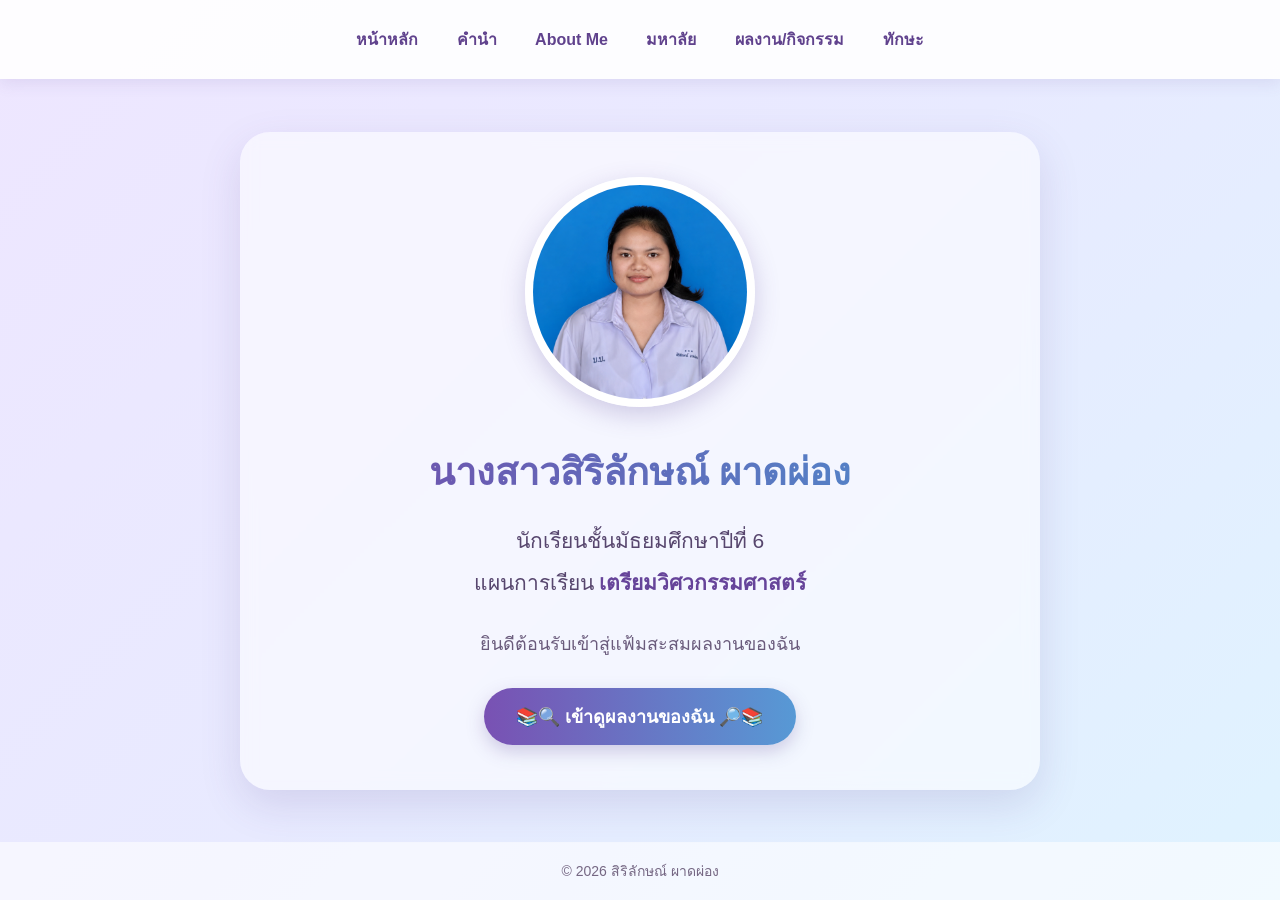
<file: index.html>
<!DOCTYPE html>
<html lang="th">
<head>
    <meta charset="UTF-8">
    <meta name="viewport" content="width=device-width, initial-scale=1.0">

    <title>Portfolio | สิริลักษณ์ ผาดผ่อง</title>

    <style>

        * {
            box-sizing: border-box;
            margin: 0;
            padding: 0;
        }

        body {
            min-height: 100vh;
            font-family: "Tahoma", sans-serif;

            background: linear-gradient(
                135deg,
                #eee6ff,
                #e8eaff,
                #dff3ff
            );

            color: #3f3158;

            display: flex;
            flex-direction: column;
        }

        /* =========================
           เมนูด้านบน
        ========================= */

        nav {
            width: 100%;
            padding: 16px 10px;

            background: rgba(255, 255, 255, 0.92);

            box-shadow:
                0 4px 15px rgba(95, 70, 150, 0.12);

            text-align: center;
        }

        nav a {
            display: inline-block;

            text-decoration: none;

            color: #60428d;

            font-weight: bold;

            margin: 3px 5px;

            padding: 8px 12px;

            border-radius: 20px;

            transition: 0.3s;
        }

        nav a:hover {
            color: white;

            background: linear-gradient(
                90deg,
                #7951b3,
                #5799d5
            );

            transform: translateY(-2px);
        }

        /* =========================
           หน้าแรก
        ========================= */

        .home {
            flex: 1;

            display: flex;
            justify-content: center;
            align-items: center;

            padding: 50px 20px;
        }

        .content {
            width: 100%;
            max-width: 800px;

            text-align: center;

            background: rgba(255, 255, 255, 0.55);

            padding: 45px 30px;

            border-radius: 30px;

            box-shadow:
                0 15px 40px rgba(88, 68, 140, 0.15);

            backdrop-filter: blur(8px);
        }

        /* =========================
           รูปโปรไฟล์
        ========================= */

        .profile {
            width: 230px;
            height: 230px;

            margin: 0 auto 30px;

            border-radius: 50%;

            object-fit: cover;

            border: 8px solid white;

            box-shadow:
                0 8px 25px rgba(91, 70, 150, 0.25);
        }

        /* =========================
           ข้อมูล
        ========================= */

        .name {
            font-size: 38px;
            font-weight: bold;

            margin-bottom: 18px;

            background: linear-gradient(
                90deg,
                #7549a8,
                #4b8fce
            );

            -webkit-background-clip: text;
            -webkit-text-fill-color: transparent;
        }

        .info {
            font-size: 21px;

            line-height: 2;

            color: #57466e;

            margin-bottom: 25px;
        }

        .info strong {
            color: #66449a;
        }

        /* =========================
           ข้อความแนะนำ
        ========================= */

        .welcome {
            font-size: 18px;

            color: #6a5b7c;

            margin-bottom: 30px;
        }

        /* =========================
           ปุ่ม
        ========================= */

        .button {
            display: inline-block;

            text-decoration: none;

            color: white;

            font-size: 18px;

            font-weight: bold;

            padding: 14px 32px;

            border-radius: 30px;

            background: linear-gradient(
                90deg,
                #7951b3,
                #5799d5
            );

            box-shadow:
                0 7px 18px rgba(91, 72, 150, 0.25);

            transition: 0.3s;
        }

        .button:hover {
            transform: translateY(-4px);

            box-shadow:
                0 12px 25px rgba(91, 72, 150, 0.35);
        }

        /* =========================
           Footer
        ========================= */

        footer {
            text-align: center;

            padding: 18px;

            font-size: 14px;

            color: #756783;

            background: rgba(255, 255, 255, 0.6);
        }

        /* =========================
           มือถือ
        ========================= */

        @media (max-width: 700px) {

            nav {
                padding: 10px 5px;
            }

            nav a {
                font-size: 12px;

                padding: 6px 8px;

                margin: 2px;
            }

            .home {
                padding: 35px 15px;
            }

            .content {
                padding: 35px 20px;
            }

            .profile {
                width: 190px;
                height: 190px;
            }

            .name {
                font-size: 28px;
            }

            .info {
                font-size: 17px;
            }

            .welcome {
                font-size: 15px;
            }

            .button {
                font-size: 16px;

                padding: 12px 25px;
            }

        }

    </style>
</head>

<body>

    <!-- =========================
         เมนูด้านบน
    ========================= -->

    <nav>

        <a href="index.html">
            หน้าหลัก
        </a>

        <a href="introduction.html">
            คำนำ
        </a>

        <a href="about.html">
            About Me
        </a>

        <a href="university.html">
            มหาลัย
        </a>

        <a href="portfolio.html">
            ผลงาน/กิจกรรม
        </a>

        <a href="skills.html">
            ทักษะ
        </a>

    </nav>


    <!-- =========================
         หน้าแรก
    ========================= -->

    <main class="home">

        <div class="content">

            <!-- รูปโปรไฟล์ -->

            <img
                src="45E1DEB7-D377-4807-8F1D-0FC5536C5C96.png"
                alt="รูปโปรไฟล์ สิริลักษณ์ ผาดผ่อง"
                class="profile"
            >


            <!-- ชื่อ -->

            <h1 class="name">
                นางสาวสิริลักษณ์ ผาดผ่อง
            </h1>


            <!-- ข้อมูลการศึกษา -->

            <div class="info">

                <p>
                    นักเรียนชั้นมัธยมศึกษาปีที่ 6
                </p>

                <p>
                    แผนการเรียน
                    <strong>เตรียมวิศวกรรมศาสตร์</strong>
                </p>

            </div>


            <!-- ข้อความ -->

            <p class="welcome">
                ยินดีต้อนรับเข้าสู่แฟ้มสะสมผลงานของฉัน
            </p>


            <!-- ปุ่ม -->

            <a
                href="introduction.html"
                class="button"
            >
                📚🔍 เข้าดูผลงานของฉัน 🔎📚
            </a>

        </div>

    </main>


    <!-- =========================
         Footer
    ========================= -->

    <footer>
        © 2026 สิริลักษณ์ ผาดผ่อง
    </footer>

</body>
</html>
</file>
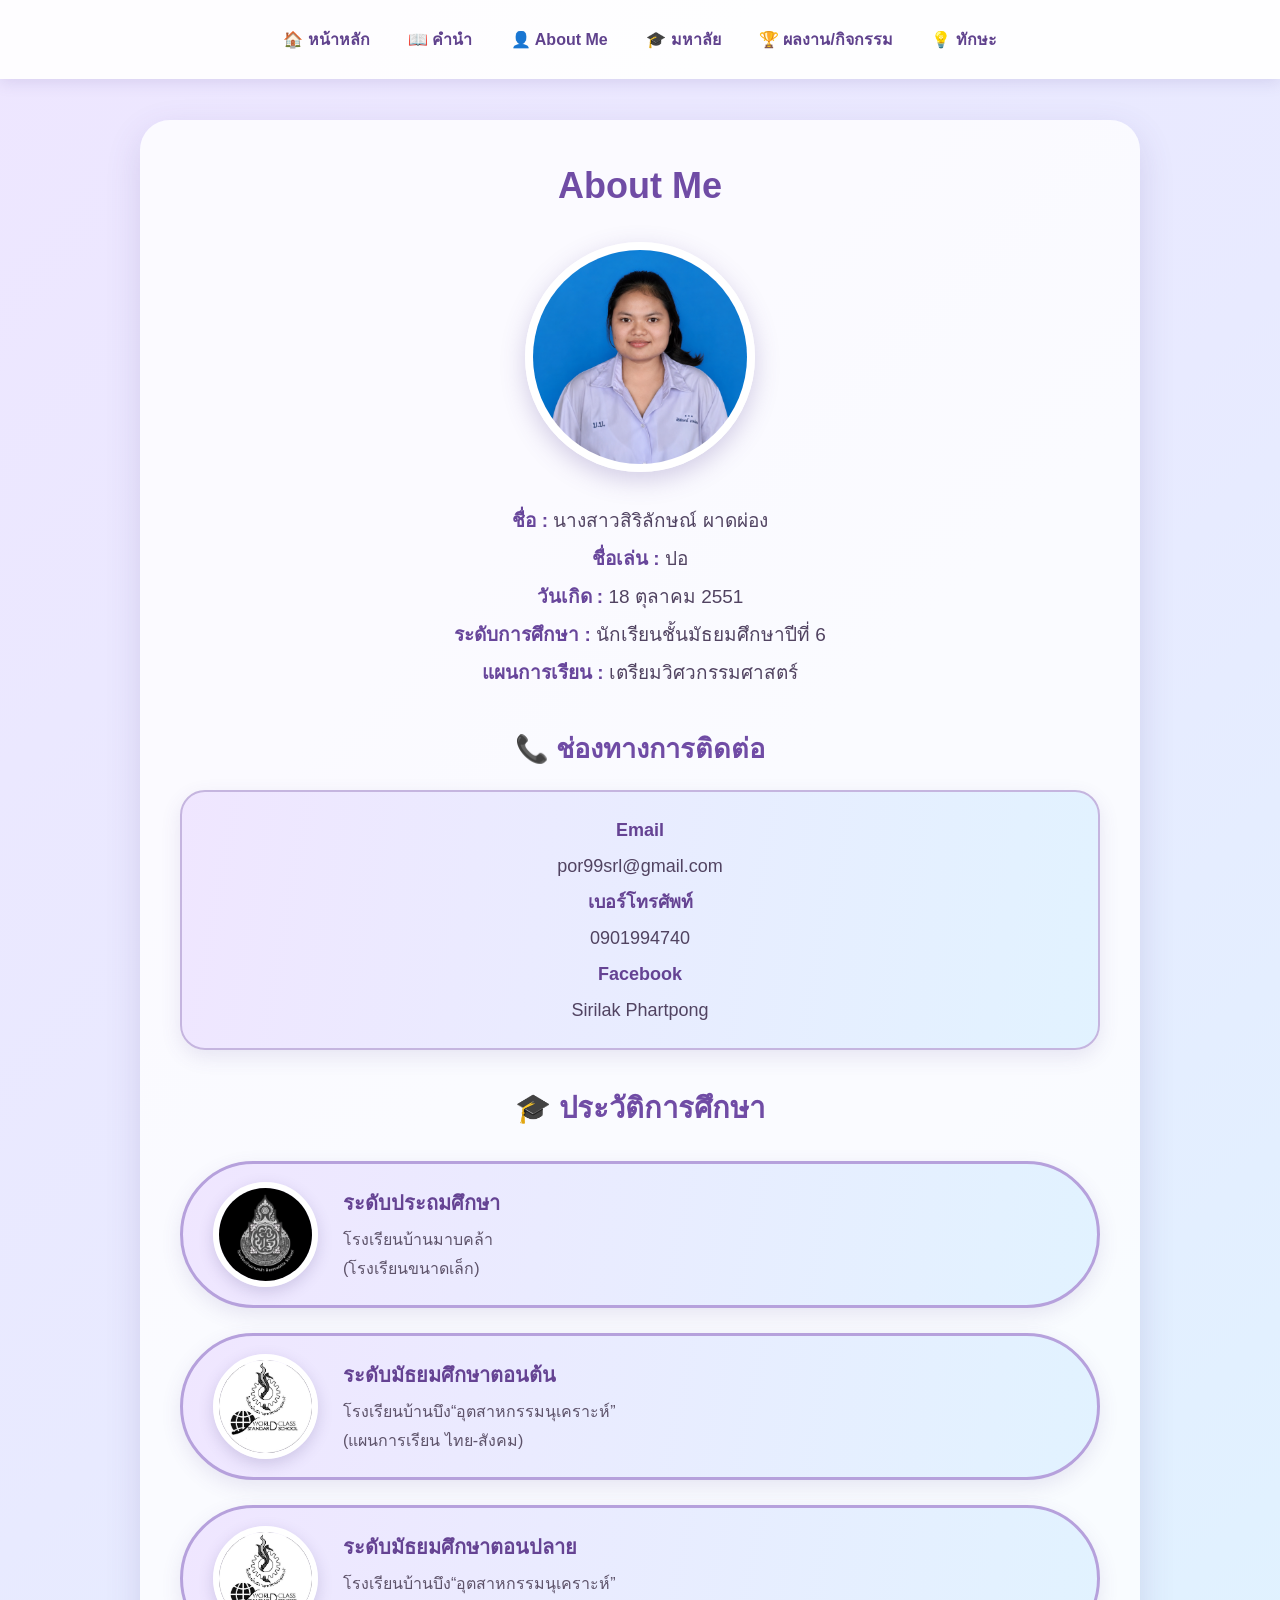
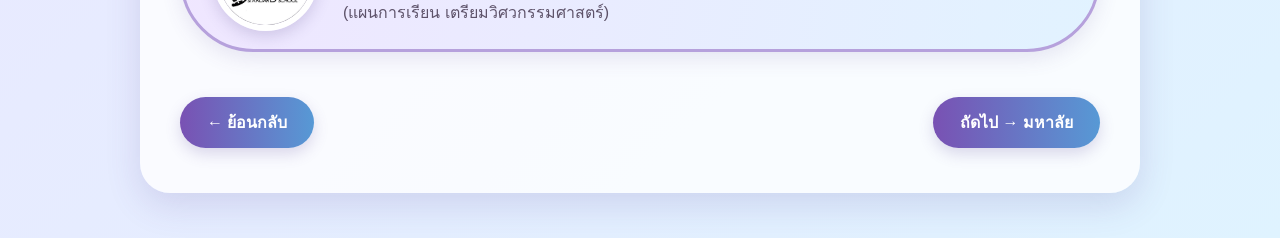
<file: about.html>
<!DOCTYPE html>
<html lang="th">

<head>
    <meta charset="UTF-8">
    <meta name="viewport" content="width=device-width, initial-scale=1.0">

    <title>About Me | สิริลักษณ์ ผาดผ่อง</title>

    <style>

        * {
            box-sizing: border-box;
            margin: 0;
            padding: 0;
        }

        html {
            scroll-behavior: smooth;
        }

        body {
            font-family: Tahoma, Arial, sans-serif;
            min-height: 100vh;

            background: linear-gradient(
                135deg,
                #eee6ff,
                #e8eaff,
                #dff3ff
            );

            color: #4b3b60;

            padding-top: 75px;
        }


        /* =========================
           แถบเมนูด้านบน
        ========================= */

        nav {
            position: fixed;

            top: 0;
            left: 0;

            width: 100%;

            padding: 16px 10px;

            text-align: center;

            background: rgba(255, 255, 255, 0.92);

            box-shadow:
                0 3px 15px rgba(90, 70, 150, 0.15);

            z-index: 1000;
        }


        nav a {
            display: inline-block;

            text-decoration: none;

            color: #60428d;

            font-weight: bold;

            margin: 3px 5px;

            padding: 8px 12px;

            border-radius: 20px;

            transition: 0.3s;
        }


        nav a:hover {
            color: white;

            background: linear-gradient(
                90deg,
                #7951b3,
                #5799d5
            );

            transform: translateY(-2px);
        }


        /* =========================
           กล่องหลัก
        ========================= */

        .container {
            width: 92%;

            max-width: 1000px;

            margin: 45px auto;

            padding: 45px 40px;

            background: rgba(255, 255, 255, 0.8);

            border-radius: 30px;

            box-shadow:
                0 12px 35px rgba(90, 70, 150, 0.16);
        }


        /* =========================
           หัวข้อ
        ========================= */

        .title {
            text-align: center;

            font-size: 36px;

            color: #704ca5;

            margin-bottom: 35px;
        }


        /* =========================
           รูปโปรไฟล์
        ========================= */

        .profile {
            display: block;

            width: 230px;
            height: 230px;

            margin: 0 auto 30px;

            border-radius: 50%;

            object-fit: cover;

            border: 8px solid white;

            box-shadow:
                0 8px 25px rgba(91, 70, 150, 0.25);
        }


        /* =========================
           ข้อมูลส่วนตัว
        ========================= */

        .personal {
            text-align: center;

            margin-bottom: 35px;
        }


        .personal p {
            font-size: 19px;

            line-height: 2;

            color: #514361;
        }


        .personal strong {
            color: #68469b;
        }


        /* =========================
           ช่องทางการติดต่อ
        ========================= */

        .contact-title {
            text-align: center;

            font-size: 27px;

            color: #704ca5;

            margin-top: 15px;

            margin-bottom: 20px;
        }


        .contact {
            text-align: center;

            padding: 20px;

            margin-bottom: 35px;

            border-radius: 25px;

            background: linear-gradient(
                100deg,
                rgba(239, 229, 255, 0.95),
                rgba(224, 242, 255, 0.95)
            );

            border: 2px solid #c5b5df;

            box-shadow:
                0 7px 20px rgba(91, 70, 150, 0.12);
        }


        .contact p {
            font-size: 18px;

            line-height: 2;

            color: #514361;
        }


        .contact strong {
            color: #654393;
        }


        /* =========================
           หัวข้อประวัติการศึกษา
        ========================= */

        .education-title {
            text-align: center;

            font-size: 29px;

            color: #704ca5;

            margin-bottom: 30px;
        }


        /* =========================
           กล่องประวัติการศึกษา
        ========================= */

        .education {
            display: flex;

            align-items: center;

            width: 100%;

            min-height: 145px;

            padding: 18px 30px;

            margin-bottom: 25px;

            border-radius: 100px;

            background: linear-gradient(
                100deg,
                rgba(239, 229, 255, 0.95),
                rgba(224, 242, 255, 0.95)
            );

            border: 3px solid #b6a1dc;

            box-shadow:
                0 7px 20px rgba(91, 70, 150, 0.12);

            transition: 0.3s;
        }


        .education:hover {
            transform: translateY(-4px);

            box-shadow:
                0 12px 25px rgba(91, 70, 150, 0.18);
        }


        /* =========================
           รูปโรงเรียน
        ========================= */

        .school-image {
            width: 105px;
            height: 105px;

            flex-shrink: 0;

            object-fit: cover;

            border-radius: 50%;

            border: 6px solid white;

            box-shadow:
                0 5px 15px rgba(80, 65, 130, 0.2);

            margin-right: 25px;
        }


        /* =========================
           ข้อมูลโรงเรียน
        ========================= */

        .school-info {
            line-height: 1.8;
        }


        .school-info h3 {
            font-size: 20px;

            color: #654393;

            margin-bottom: 5px;
        }


        .school-info p {
            font-size: 16px;

            color: #5d5269;
        }


        /* =========================
           ปุ่มด้านล่าง
        ========================= */

        .buttons {
            display: flex;

            justify-content: space-between;

            gap: 15px;

            margin-top: 45px;
        }


        .btn {
            display: inline-block;

            text-decoration: none;

            color: white;

            font-weight: bold;

            padding: 13px 27px;

            border-radius: 30px;

            background: linear-gradient(
                90deg,
                #7951b3,
                #5799d5
            );

            box-shadow:
                0 6px 15px rgba(90, 70, 150, 0.2);

            transition: 0.3s;
        }


        .btn:hover {
            transform: translateY(-3px);

            box-shadow:
                0 10px 20px rgba(90, 70, 150, 0.3);
        }


        /* =========================
           Responsive มือถือ
        ========================= */

        @media (max-width: 700px) {

            body {
                padding-top: 125px;
            }


            nav {
                padding: 10px 5px;
            }


            nav a {
                font-size: 12px;

                padding: 6px 8px;

                margin: 2px;
            }


            .container {
                padding: 35px 18px;
            }


            .title {
                font-size: 29px;
            }


            .profile {
                width: 190px;
                height: 190px;
            }


            .personal p {
                font-size: 16px;
            }


            .contact-title {
                font-size: 23px;
            }


            .contact p {
                font-size: 16px;
            }


            .education {
                border-radius: 35px;

                padding: 18px;

                align-items: center;
            }


            .school-image {
                width: 80px;
                height: 80px;

                margin-right: 15px;
            }


            .school-info h3 {
                font-size: 16px;
            }


            .school-info p {
                font-size: 14px;
            }


            .buttons {
                flex-direction: column;
            }


            .btn {
                text-align: center;
            }

        }

    </style>
</head>


<body>


    <!-- =========================
         แถบเมนูด้านบน
    ========================= -->

    <nav>

        <a href="index.html">
            🏠 หน้าหลัก
        </a>

        <a href="introduction.html">
            📖 คำนำ
        </a>

        <a href="about.html">
            👤 About Me
        </a>

        <a href="university.html">
            🎓 มหาลัย
        </a>

        <a href="portfolio.html">
            🏆 ผลงาน/กิจกรรม
        </a>

        <a href="skills.html">
            💡 ทักษะ
        </a>

    </nav>


    <!-- =========================
         เนื้อหาหลัก
    ========================= -->

    <main class="container">


        <h1 class="title">
            About Me
        </h1>


        <!-- =========================
             รูปโปรไฟล์
        ========================= -->

        <img
            src="45E1DEB7-D377-4807-8F1D-0FC5536C5C96.png"
            alt="สิริลักษณ์ ผาดผ่อง"
            class="profile"
        >


        <!-- =========================
             ข้อมูลส่วนตัว
        ========================= -->

        <div class="personal">

            <p>
                <strong>ชื่อ :</strong>
                นางสาวสิริลักษณ์ ผาดผ่อง
            </p>

            <p>
                <strong>ชื่อเล่น :</strong>
                ปอ
            </p>

            <p>
                <strong>วันเกิด :</strong>
                18 ตุลาคม 2551
            </p>

            <p>
                <strong>ระดับการศึกษา :</strong>
                นักเรียนชั้นมัธยมศึกษาปีที่ 6
            </p>

            <p>
                <strong>แผนการเรียน :</strong>
                เตรียมวิศวกรรมศาสตร์
            </p>

        </div>


        <!-- =========================
             ช่องทางการติดต่อ
        ========================= -->

        <h2 class="contact-title">
            📞 ช่องทางการติดต่อ
        </h2>


        <div class="contact">

            <p>
                <strong>Email</strong>
            </p>

            <p>
                por99srl@gmail.com
            </p>


            <p>
                <strong>เบอร์โทรศัพท์</strong>
            </p>

            <p>
                0901994740
            </p>


            <p>
                <strong>Facebook</strong>
            </p>

            <p>
                Sirilak Phartpong
            </p>

        </div>


        <!-- =========================
             ประวัติการศึกษา
        ========================= -->

        <h2 class="education-title">
            🎓 ประวัติการศึกษา
        </h2>


        <!-- ประถมศึกษา -->

        <div class="education">

            <img
                src="IMG_6619.jpeg"
                alt="โรงเรียนบ้านมาบคล้า"
                class="school-image"
            >

            <div class="school-info">

                <h3>
                    ระดับประถมศึกษา
                </h3>

                <p>
                    โรงเรียนบ้านมาบคล้า
                </p>

                <p>
                    (โรงเรียนขนาดเล็ก)
                </p>

            </div>

        </div>


        <!-- มัธยมศึกษาตอนต้น -->

        <div class="education">

            <img
                src="IMG_6620.jpeg"
                alt="โรงเรียนบ้านบึงอุตสาหกรรมนุเคราะห์"
                class="school-image"
            >

            <div class="school-info">

                <h3>
                    ระดับมัธยมศึกษาตอนต้น
                </h3>

                <p>
                    โรงเรียนบ้านบึง“อุตสาหกรรมนุเคราะห์”
                </p>

                <p>
                    (แผนการเรียน ไทย-สังคม)
                </p>

            </div>

        </div>


        <!-- มัธยมศึกษาตอนปลาย -->

        <div class="education">

            <img
                src="IMG_6620.jpeg"
                alt="โรงเรียนบ้านบึงอุตสาหกรรมนุเคราะห์"
                class="school-image"
            >

            <div class="school-info">

                <h3>
                    ระดับมัธยมศึกษาตอนปลาย
                </h3>

                <p>
                    โรงเรียนบ้านบึง“อุตสาหกรรมนุเคราะห์”
                </p>

                <p>
                    (แผนการเรียน เตรียมวิศวกรรมศาสตร์)
                </p>

            </div>

        </div>


        <!-- =========================
             ปุ่มย้อนกลับ / ถัดไป
        ========================= -->

        <div class="buttons">

            <a
                href="introduction.html"
                class="btn"
            >
                ← ย้อนกลับ
            </a>


            <a
                href="university.html"
                class="btn"
            >
                ถัดไป → มหาลัย
            </a>

        </div>


    </main>

</body>
</html>
</file>
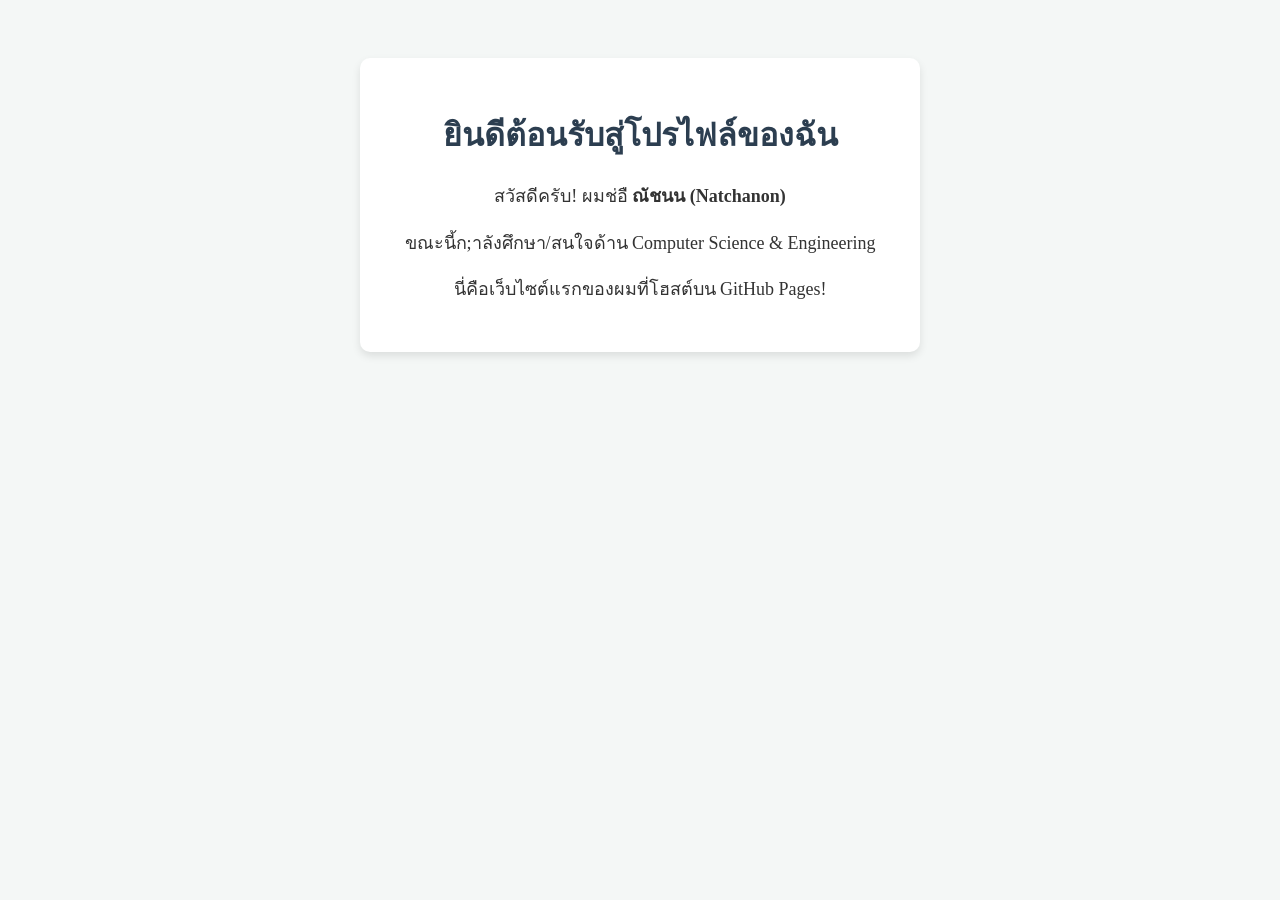
<file: indek.html>
<!DOCTYPE html>
<html lang="th">
<head>
<meta charset="UTF-8">
<title>หน้าแนะน;าตัวของฉัน</title>
<style>
body {
background-color: #f4f7f6; color: #333;
text-align: center; padding: 50px;

}
.card {
background: white; border-radius: 10px;
box-shadow: 0 4px 8px rgba(0,0,0,0.1);
max-width: 500px; margin: 0 auto; padding: 30px;

}
h1 { color: #2c3e50; }
p { font-size: 18px; line-height: 1.6; }
</style>
</head>
<body>
<div class="card">
<h1>ยินดีต้อนรับสู่โปรไฟล์ของฉัน </h1>
<p>สวัสดีครับ! ผมช่อื <strong>ณัชนน (Natchanon)</strong></p>
<p>ขณะนี้ก;าลังศึกษา/สนใจด้าน Computer Science & Engineering</p>
<p>นี่คือเว็บไซต์แรกของผมที่โฮสต์บน GitHub Pages!</p>
</div>
</body>
</html>
</file>
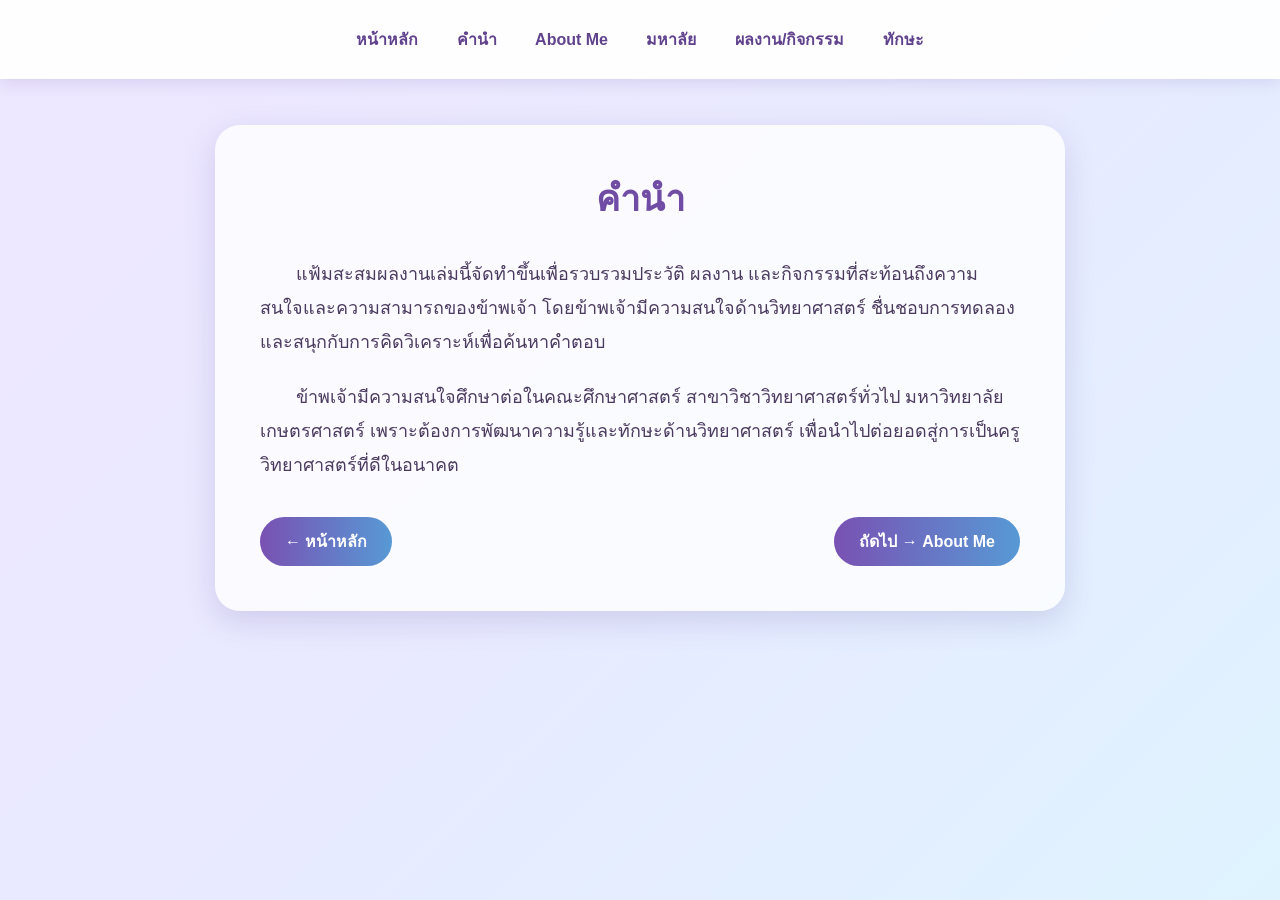
<file: introduction.html>
<!DOCTYPE html>
<html lang="th">
<head>
    <meta charset="UTF-8">
    <meta name="viewport" content="width=device-width, initial-scale=1.0">

    <title>คำนำ | สิริลักษณ์ ผาดผ่อง</title>

    <style>

        * {
            box-sizing: border-box;
            margin: 0;
            padding: 0;
        }

        body {
            font-family: "Tahoma", sans-serif;
            min-height: 100vh;

            background: linear-gradient(
                135deg,
                #eee6ff,
                #e8eaff,
                #dff3ff
            );

            color: #4b3b60;

            padding-top: 75px;
        }

        /* =====================
           แถบเมนูด้านบน
        ===================== */

        nav {
            position: fixed;

            top: 0;
            left: 0;

            width: 100%;

            padding: 16px 10px;

            text-align: center;

            background: rgba(255, 255, 255, 0.92);

            box-shadow:
                0 3px 15px rgba(90, 70, 150, 0.15);

            z-index: 1000;
        }

        nav a {
            display: inline-block;

            text-decoration: none;

            color: #60428d;

            font-weight: bold;

            margin: 3px 5px;

            padding: 8px 12px;

            border-radius: 20px;

            transition: 0.3s;
        }

        nav a:hover {
            color: white;

            background: linear-gradient(
                90deg,
                #7951b3,
                #5799d5
            );

            transform: translateY(-2px);
        }

        /* =====================
           เนื้อหา
        ===================== */

        .box {
            width: 90%;

            max-width: 850px;

            margin: 50px auto;

            padding: 45px;

            background: rgba(255, 255, 255, 0.8);

            border-radius: 25px;

            box-shadow:
                0 10px 30px rgba(90, 70, 150, 0.18);
        }

        h1 {
            text-align: center;

            color: #704ca5;

            margin-bottom: 30px;

            font-size: 36px;
        }

        p {
            font-size: 18px;

            line-height: 1.9;

            text-indent: 2em;

            margin-bottom: 20px;
        }

        /* =====================
           ปุ่มด้านล่าง
        ===================== */

        .buttons {
            display: flex;

            justify-content: space-between;

            margin-top: 35px;

            gap: 15px;
        }

        .btn {
            display: inline-block;

            text-decoration: none;

            color: white;

            font-weight: bold;

            padding: 12px 25px;

            border-radius: 25px;

            background: linear-gradient(
                90deg,
                #7951b3,
                #5799d5
            );

            transition: 0.3s;
        }

        .btn:hover {
            transform: translateY(-3px);

            box-shadow:
                0 7px 15px rgba(90, 70, 150, 0.2);
        }

        /* =====================
           มือถือ
        ===================== */

        @media (max-width: 700px) {

            body {
                padding-top: 125px;
            }

            nav {
                padding: 10px 5px;
            }

            nav a {
                font-size: 12px;

                padding: 6px 8px;

                margin: 2px;
            }

            .box {
                width: 92%;

                padding: 30px 20px;
            }

            h1 {
                font-size: 28px;
            }

            p {
                font-size: 16px;

                line-height: 1.8;
            }

            .buttons {
                flex-direction: column;
            }

            .btn {
                text-align: center;
            }

        }

    </style>
</head>

<body>

    <!-- =====================
         แถบเมนูด้านบน
    ===================== -->

    <nav>

        <a href="index.html">
            หน้าหลัก
        </a>

        <a href="introduction.html">
            คำนำ
        </a>

        <a href="about.html">
            About Me
        </a>

        <a href="university.html">
            มหาลัย
        </a>

        <a href="portfolio.html">
            ผลงาน/กิจกรรม
        </a>

        <a href="skills.html">
            ทักษะ
        </a>

    </nav>


    <!-- =====================
         เนื้อหาคำนำ
    ===================== -->

    <main class="box">

        <h1>
             คำนำ 
        </h1>

        <p>
            แฟ้มสะสมผลงานเล่มนี้จัดทำขึ้นเพื่อรวบรวมประวัติ
            ผลงาน และกิจกรรมที่สะท้อนถึงความสนใจและความสามารถของข้าพเจ้า
            โดยข้าพเจ้ามีความสนใจด้านวิทยาศาสตร์ ชื่นชอบการทดลอง
            และสนุกกับการคิดวิเคราะห์เพื่อค้นหาคำตอบ
        </p>

        <p>
            ข้าพเจ้ามีความสนใจศึกษาต่อในคณะศึกษาศาสตร์
            สาขาวิชาวิทยาศาสตร์ทั่วไป มหาวิทยาลัยเกษตรศาสตร์
            เพราะต้องการพัฒนาความรู้และทักษะด้านวิทยาศาสตร์
            เพื่อนำไปต่อยอดสู่การเป็นครูวิทยาศาสตร์ที่ดีในอนาคต
        </p>


        <!-- =====================
             ปุ่มย้อนกลับ / ถัดไป
        ===================== -->

        <div class="buttons">

            <a
                href="index.html"
                class="btn"
            >
                ← หน้าหลัก
            </a>

            <a
                href="about.html"
                class="btn"
            >
                ถัดไป → About Me
            </a>

        </div>

    </main>

</body>
</html>
</file>
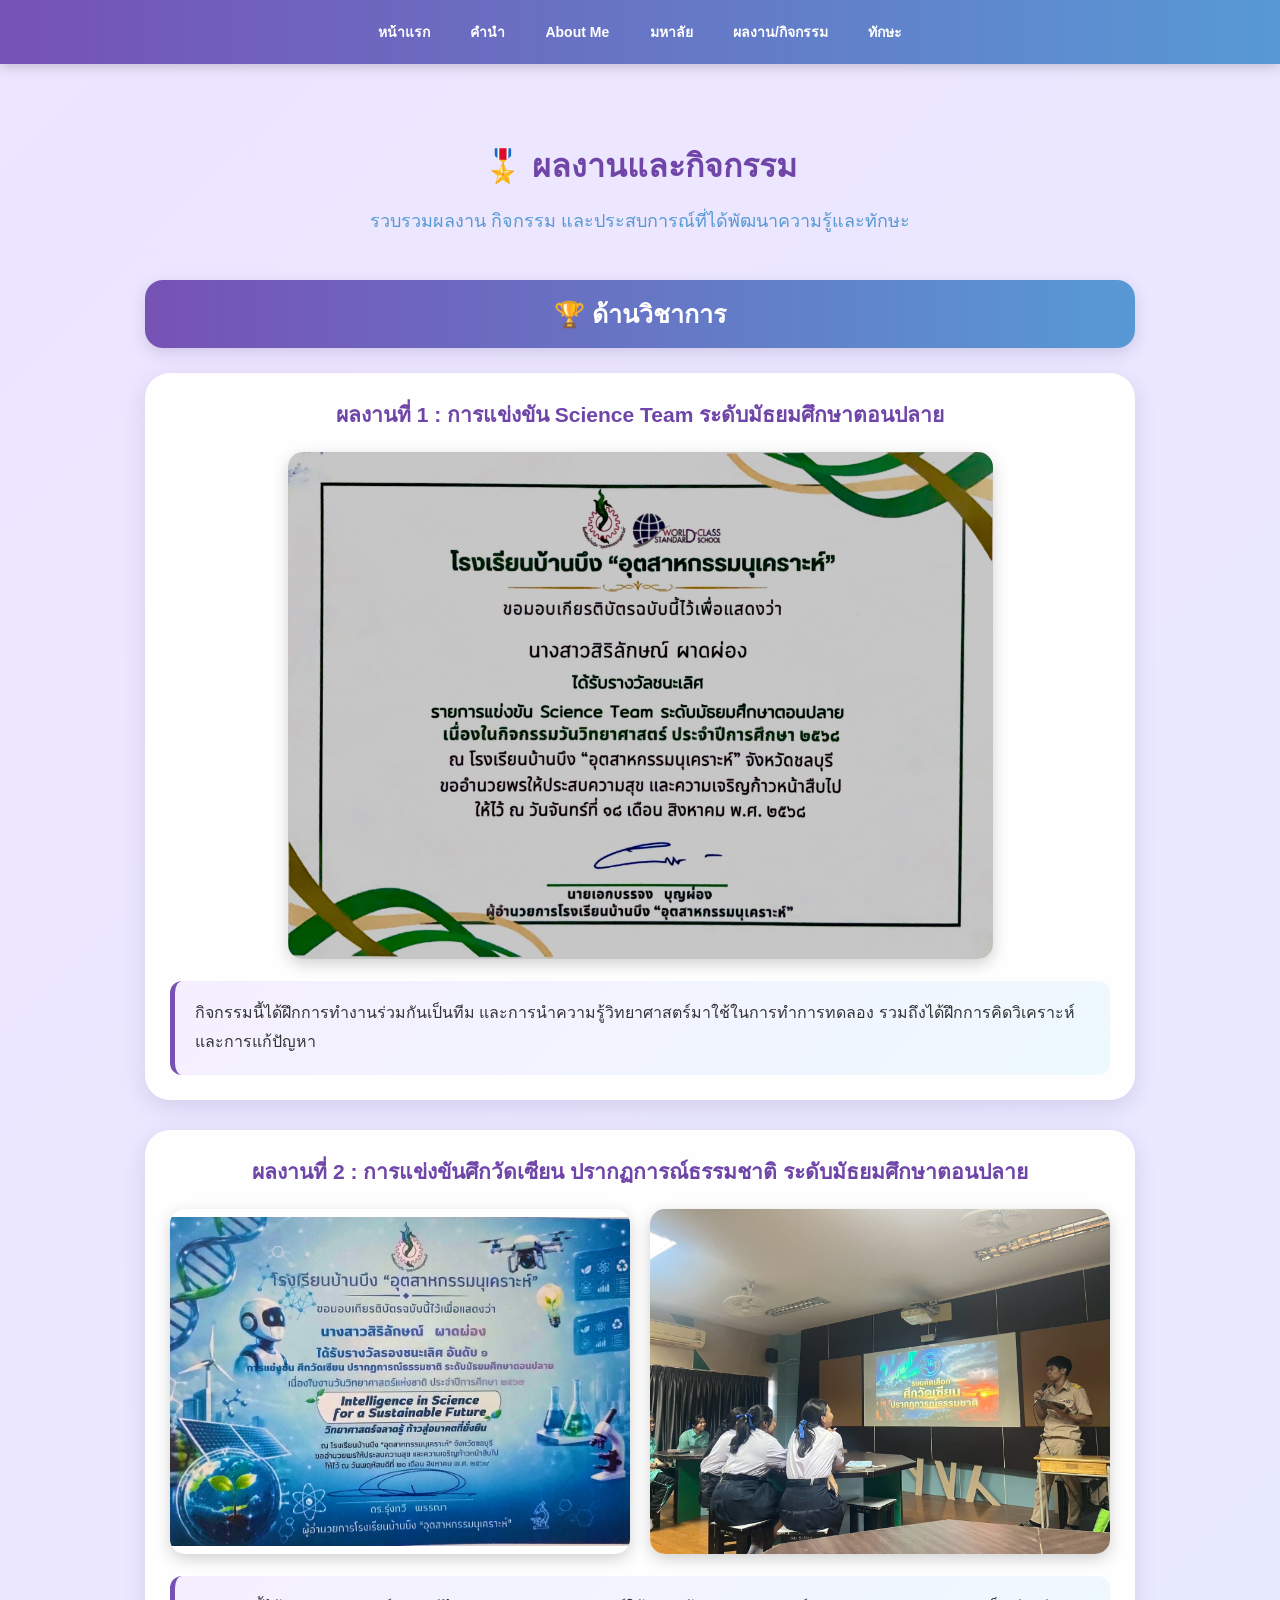
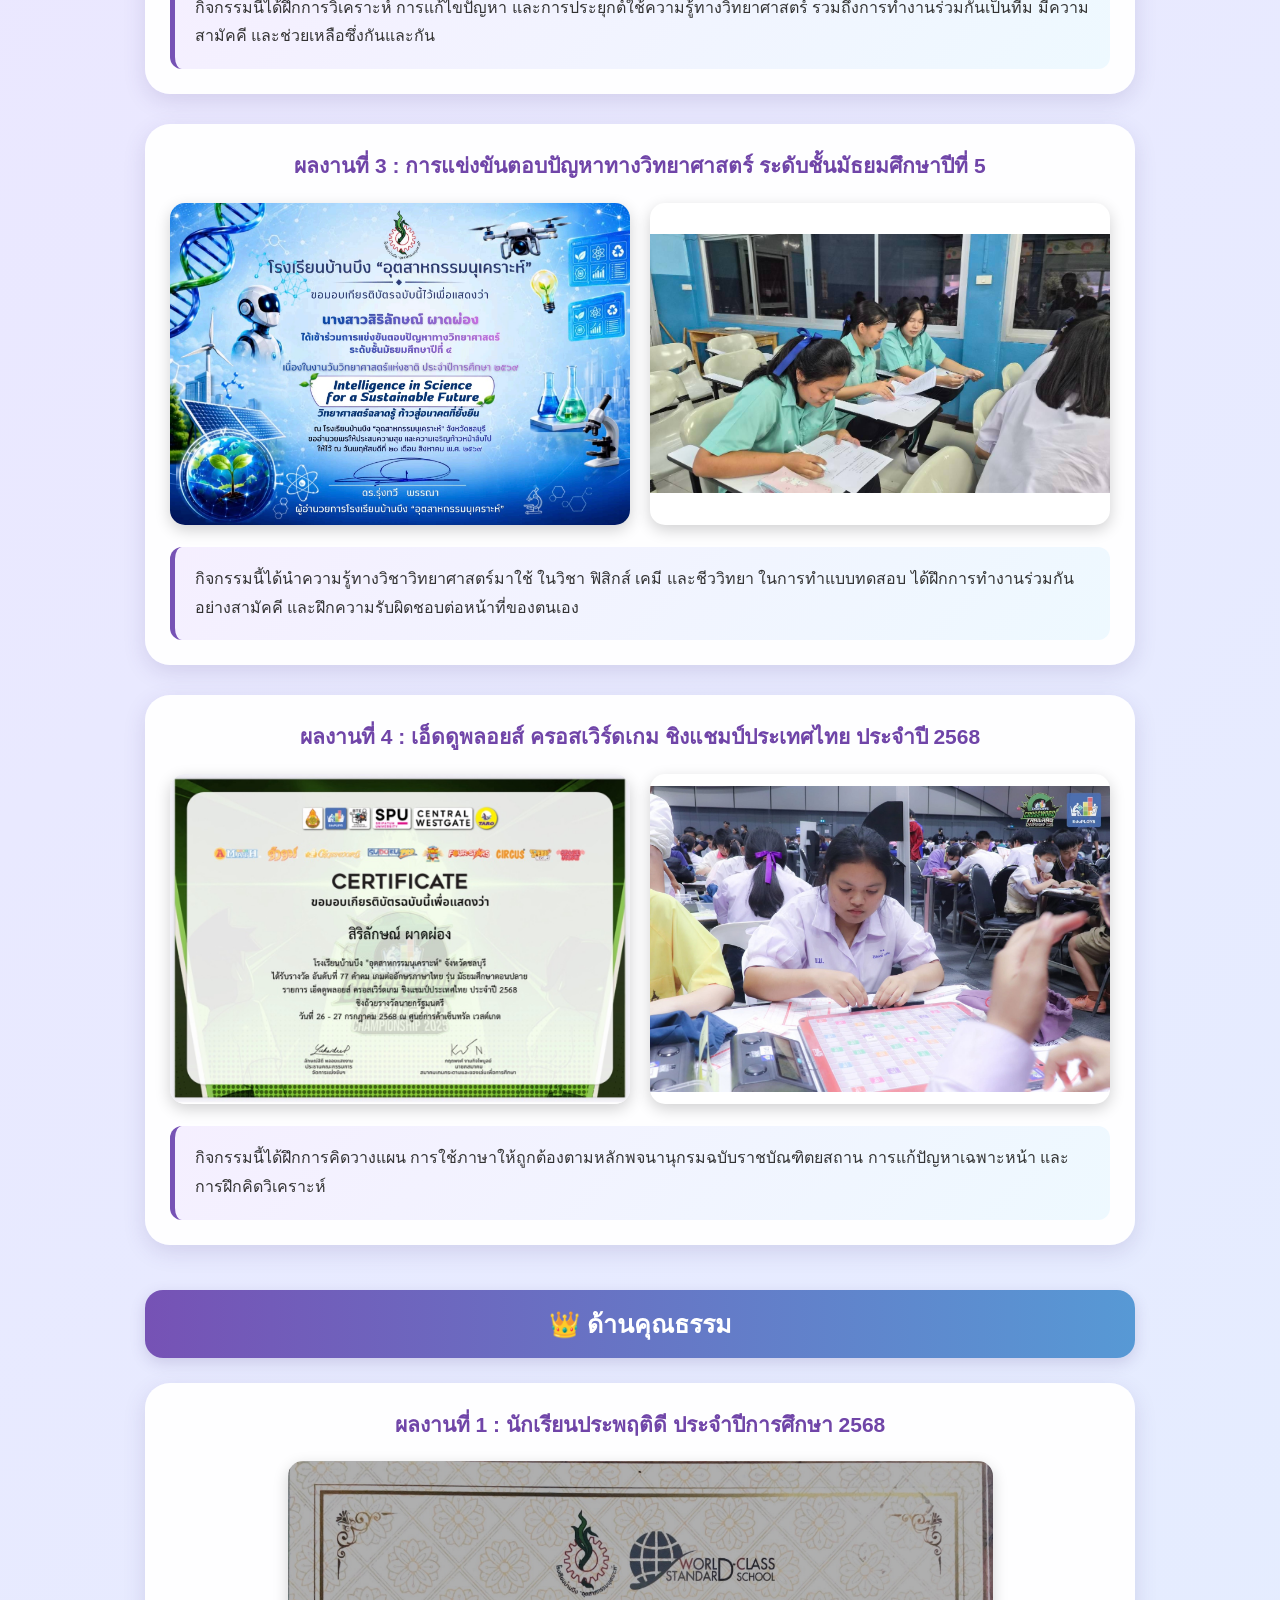
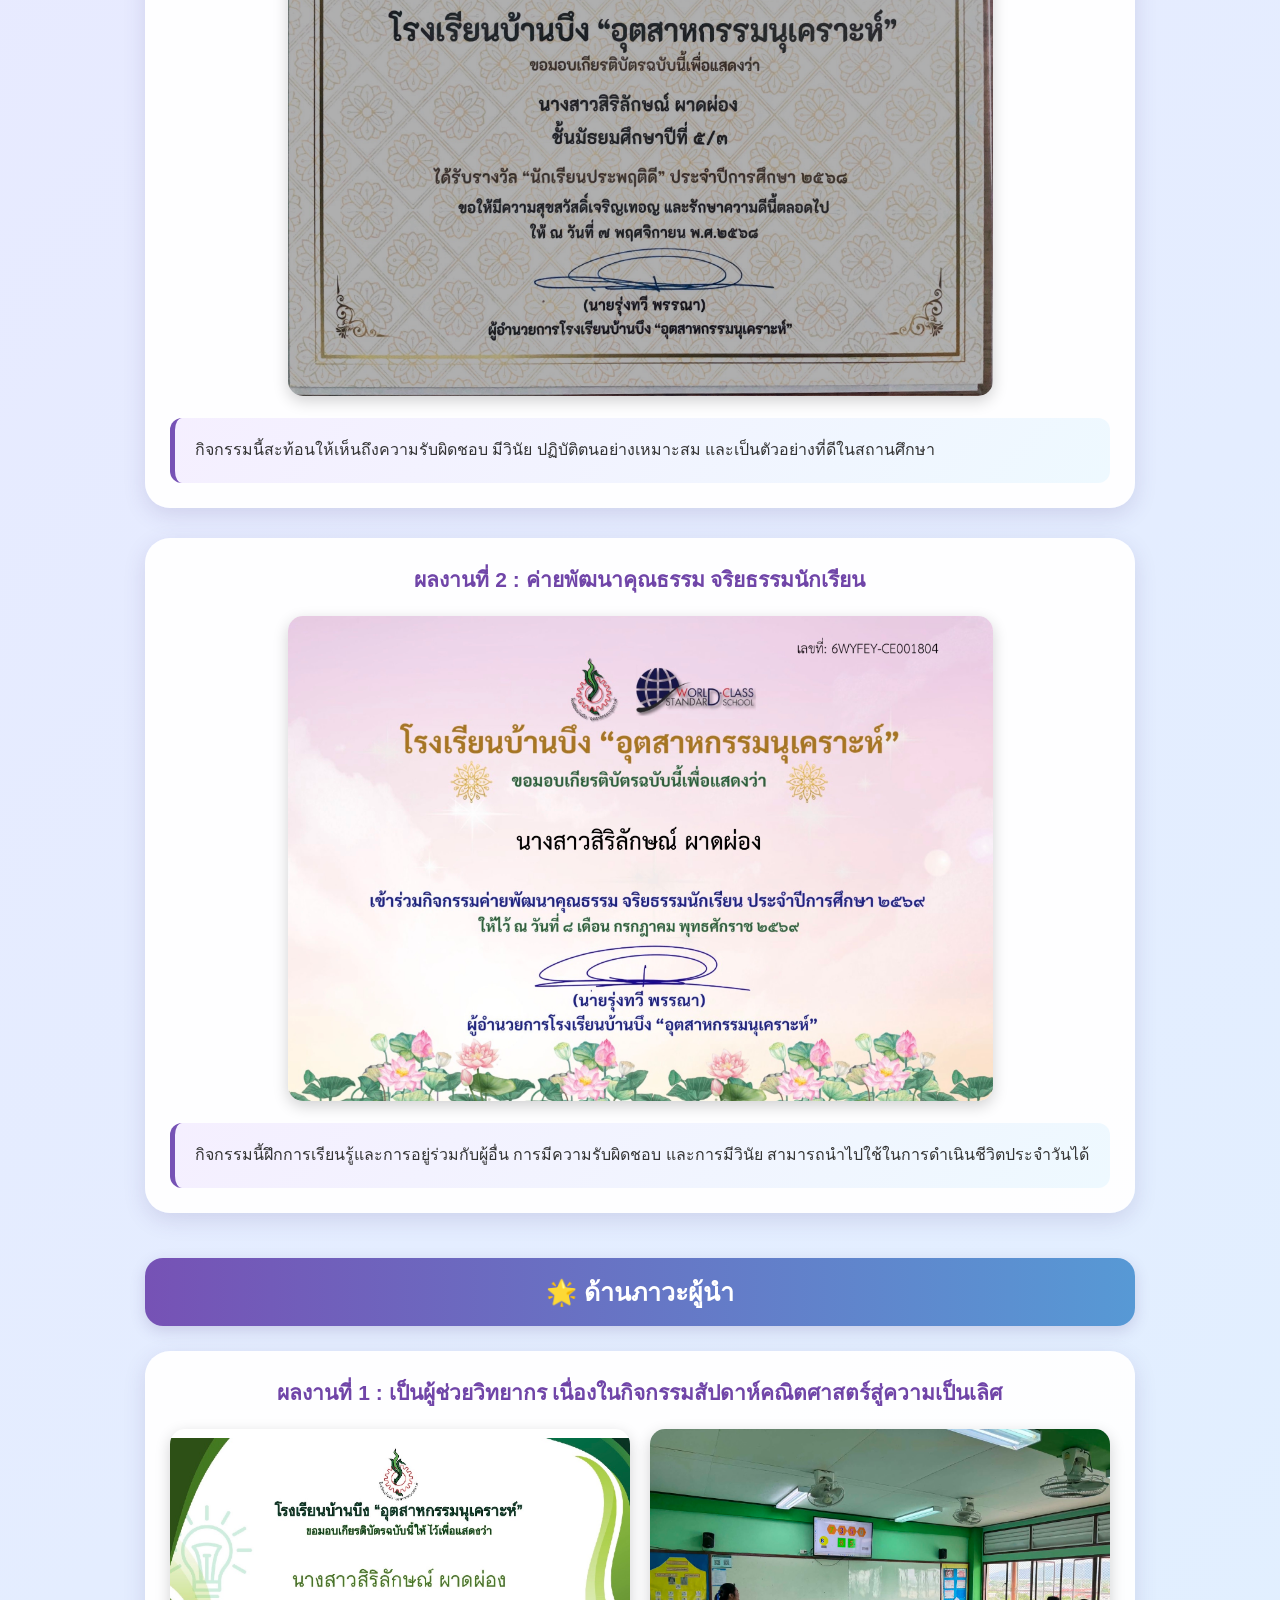
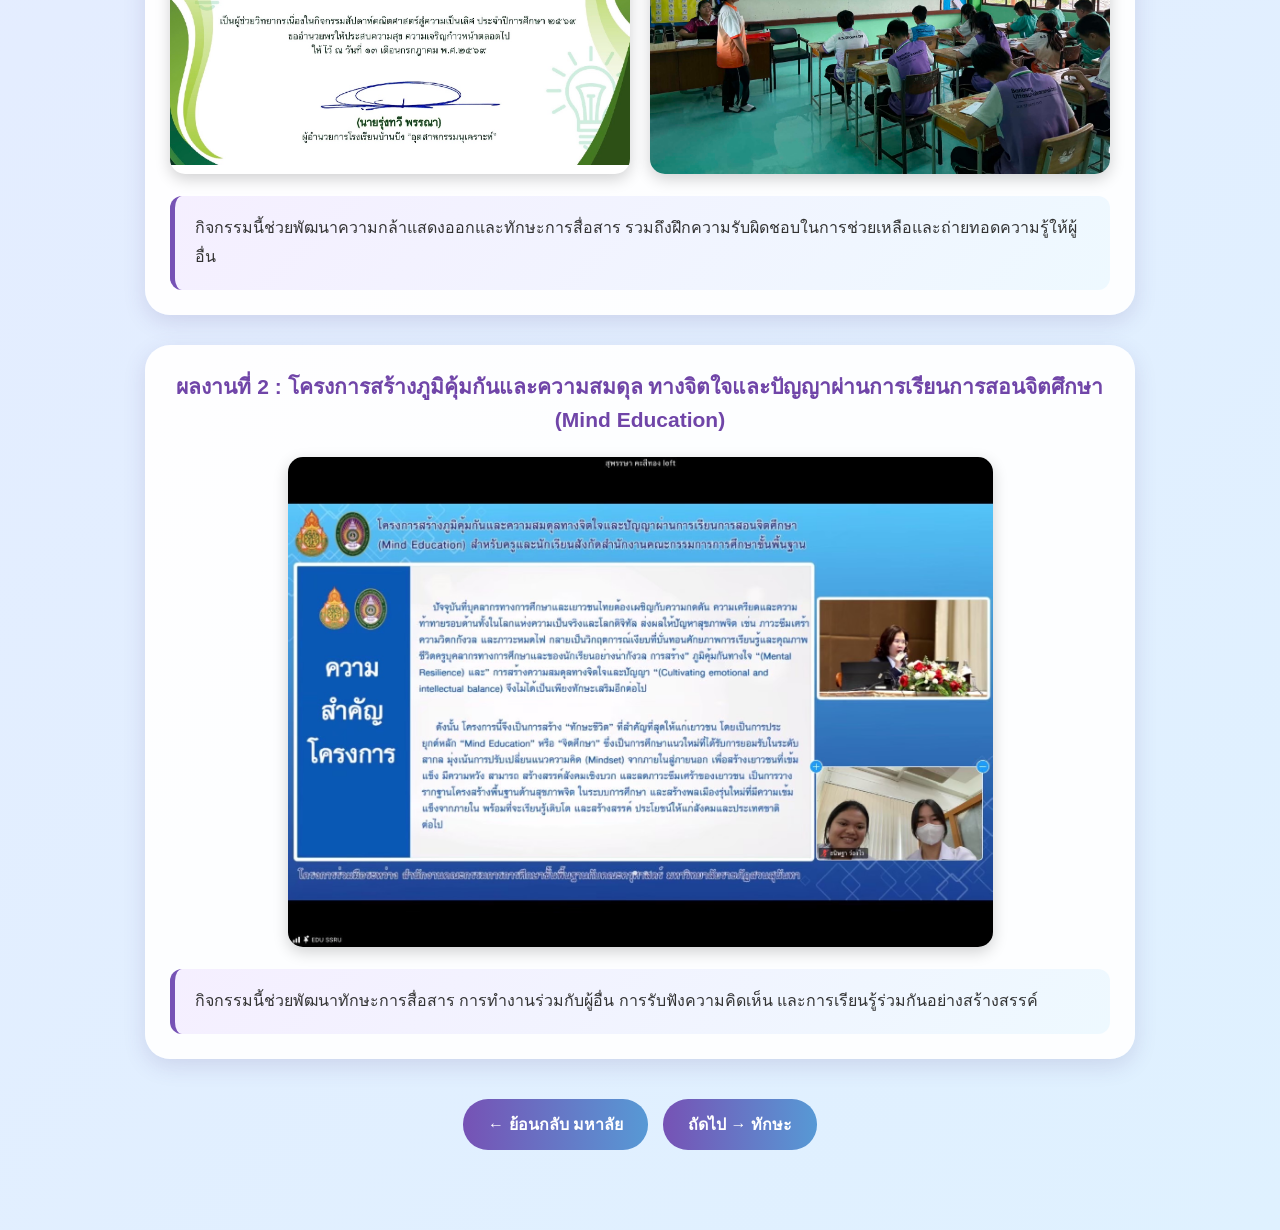
<file: portfolio.html>
<!DOCTYPE html>
<html lang="th">
<head>
<meta charset="UTF-8">
<meta name="viewport" content="width=device-width, initial-scale=1.0">

<title>ผลงานและกิจกรรม | สิริลักษณ์ ผาดผ่อง</title>

<style>

* {
    box-sizing: border-box;
    margin: 0;
    padding: 0;
}

html {
    scroll-behavior: smooth;
}

body {
    font-family: Tahoma, sans-serif;

    background: linear-gradient(
        135deg,
        #eee5ff,
        #dff1ff
    );

    min-height: 100vh;

    color: #333;
}


/* =========================
   แถบเมนู
========================= */

nav {
    position: fixed;

    top: 0;
    left: 0;

    width: 100%;

    background: linear-gradient(
        90deg,
        #7652b5,
        #5799d5
    );

    padding: 15px 10px;

    text-align: center;

    z-index: 1000;

    box-shadow:
        0 3px 12px rgba(0,0,0,0.18);
}


nav a {
    color: white;

    text-decoration: none;

    margin: 0 8px;

    font-weight: bold;

    font-size: 14px;

    display: inline-block;

    padding: 6px 10px;

    border-radius: 20px;

    transition: 0.3s;
}


nav a:hover {
    background: rgba(255,255,255,0.2);

    transform: translateY(-2px);
}


/* =========================
   กล่องหลัก
========================= */

.container {
    max-width: 1050px;

    margin: 110px auto 50px;

    padding: 30px;
}


/* =========================
   หัวข้อ
========================= */

.main-title {
    text-align: center;

    color: #7045a8;

    font-size: 32px;

    margin-bottom: 15px;
}


.subtitle {
    text-align: center;

    color: #5799d5;

    font-size: 18px;

    margin-bottom: 40px;
}


/* =========================
   หัวข้อแต่ละด้าน
========================= */

.section-title {
    text-align: center;

    margin: 45px 0 25px;

    padding: 14px;

    border-radius: 18px;

    color: white;

    background: linear-gradient(
        90deg,
        #7652b5,
        #5799d5
    );

    box-shadow:
        0 5px 15px rgba(80,60,130,0.18);
}


.section-title h2 {
    font-size: 25px;
}


/* =========================
   การ์ดผลงาน
========================= */

.card {
    background: rgba(255,255,255,0.95);

    border-radius: 25px;

    padding: 25px;

    margin-bottom: 30px;

    box-shadow:
        0 7px 22px rgba(80,60,130,0.15);
}


.card h3 {
    color: #7045a8;

    font-size: 21px;

    text-align: center;

    margin-bottom: 20px;

    line-height: 1.6;
}


/* =========================
   รูปเดี่ยว
========================= */

.single-image {
    width: 75%;

    max-width: 750px;

    display: block;

    margin: 0 auto 22px;

    border-radius: 15px;

    box-shadow:
        0 5px 15px rgba(0,0,0,0.18);
}


/* =========================
   รูปคู่
========================= */

.two-images {
    display: flex;

    justify-content: center;

    align-items: stretch;

    gap: 20px;

    margin-bottom: 22px;
}


.two-images img {
    width: calc(50% - 10px);

    max-height: 430px;

    object-fit: contain;

    background: white;

    border-radius: 15px;

    box-shadow:
        0 5px 15px rgba(0,0,0,0.18);
}


/* =========================
   คำอธิบาย
========================= */

.description {
    background: linear-gradient(
        135deg,
        #f5efff,
        #eef9ff
    );

    border-left: 5px solid #7652b5;

    padding: 18px 20px;

    border-radius: 12px;

    line-height: 1.8;

    font-size: 16px;
}


/* =========================
   ปุ่ม
========================= */

.buttons {
    margin-top: 40px;

    display: flex;

    justify-content: center;

    gap: 15px;

    flex-wrap: wrap;
}


.btn {
    display: inline-block;

    padding: 13px 25px;

    border-radius: 25px;

    background: linear-gradient(
        90deg,
        #7652b5,
        #5799d5
    );

    color: white;

    text-decoration: none;

    font-weight: bold;

    transition: 0.3s;
}


.btn:hover {
    transform: translateY(-3px);

    box-shadow:
        0 5px 12px rgba(80,60,130,0.25);
}


/* =========================
   มือถือ
========================= */

@media (max-width: 700px) {

    nav {
        padding: 10px 5px;
    }


    nav a {
        font-size: 12px;

        margin: 2px;

        padding: 6px 8px;
    }


    .container {
        width: 92%;

        margin-top: 125px;

        padding: 15px;
    }


    .main-title {
        font-size: 26px;
    }


    .subtitle {
        font-size: 16px;
    }


    .section-title h2 {
        font-size: 21px;
    }


    .card {
        padding: 18px;
    }


    .card h3 {
        font-size: 18px;
    }


    .single-image {
        width: 100%;
    }


    .two-images {
        flex-direction: column;

        gap: 15px;
    }


    .two-images img {
        width: 100%;

        max-height: none;
    }


    .description {
        font-size: 15px;
    }


    .buttons {
        flex-direction: column;
    }


    .btn {
        width: 100%;

        text-align: center;
    }

}

</style>
</head>


<body>


<!-- =========================
     แถบเมนู
========================= -->

<nav>

    <a href="index.html">
        หน้าแรก
    </a>

    <a href="introduction.html">
        คำนำ
    </a>

    <a href="about.html">
        About Me
    </a>

    <a href="university.html">
        มหาลัย
    </a>

    <a href="portfolio.html">
        ผลงาน/กิจกรรม
    </a>

    <a href="skills.html">
        ทักษะ
    </a>

</nav>


<!-- =========================
     เนื้อหาหลัก
========================= -->

<div class="container">


    <h1 class="main-title">
        🎖️ ผลงานและกิจกรรม
    </h1>


    <p class="subtitle">
        รวบรวมผลงาน กิจกรรม และประสบการณ์ที่ได้พัฒนาความรู้และทักษะ
    </p>


    <!-- ================================================= -->
    <!--                    ด้านวิชาการ                     -->
    <!-- ================================================= -->

    <div class="section-title">

        <h2>
            🏆 ด้านวิชาการ
        </h2>

    </div>


    <!-- ผลงานวิชาการที่ 1 -->

    <div class="card">

        <h3>
            ผลงานที่ 1 : การแข่งขัน Science Team ระดับมัธยมศึกษาตอนปลาย
        </h3>


        <img
            src="IMG_6689.jpeg"
            alt="เกียรติบัตรการแข่งขัน Science Team"
            class="single-image"
        >


        <p class="description">
            กิจกรรมนี้ได้ฝึกการทำงานร่วมกันเป็นทีม
            และการนำความรู้วิทยาศาสตร์มาใช้ในการทำการทดลอง
            รวมถึงได้ฝึกการคิดวิเคราะห์และการแก้ปัญหา
        </p>

    </div>


    <!-- ผลงานวิชาการที่ 2 -->

    <div class="card">

        <h3>
            ผลงานที่ 2 : การแข่งขันศึกวัดเซียน ปรากฏการณ์ธรรมชาติ
            ระดับมัธยมศึกษาตอนปลาย
        </h3>


        <div class="two-images">

            <img
                src="IMG_6578.jpeg"
                alt="เกียรติบัตรการแข่งขันศึกวัดเซียน"
            >


            <img
                src="IMG_6494.jpeg"
                alt="ภาพกิจกรรมการแข่งขันศึกวัดเซียน"
            >

        </div>


        <p class="description">
            กิจกรรมนี้ได้ฝึกการวิเคราะห์ การแก้ไขปัญหา
            และการประยุกต์ใช้ความรู้ทางวิทยาศาสตร์
            รวมถึงการทำงานร่วมกันเป็นทีม มีความสามัคคี
            และช่วยเหลือซึ่งกันและกัน
        </p>

    </div>


    <!-- ผลงานวิชาการที่ 3 -->

    <div class="card">

        <h3>
            ผลงานที่ 3 : การแข่งขันตอบปัญหาทางวิทยาศาสตร์
            ระดับชั้นมัธยมศึกษาปีที่ 5
        </h3>


        <div class="two-images">

            <img
                src="IMG_6599.jpeg"
                alt="เกียรติบัตรการแข่งขันตอบปัญหาทางวิทยาศาสตร์"
            >


            <img
                src="IMG_6600.jpeg"
                alt="ภาพกิจกรรมการแข่งขันตอบปัญหาทางวิทยาศาสตร์"
            >

        </div>


        <p class="description">
            กิจกรรมนี้ได้นำความรู้ทางวิชาวิทยาศาสตร์มาใช้
            ในวิชา ฟิสิกส์ เคมี และชีววิทยา ในการทำแบบทดสอบ
            ได้ฝึกการทำงานร่วมกันอย่างสามัคคี
            และฝึกความรับผิดชอบต่อหน้าที่ของตนเอง
        </p>

    </div>


    <!-- ผลงานวิชาการที่ 4 -->

    <div class="card">

        <h3>
            ผลงานที่ 4 : เอ็ดดูพลอยส์ ครอสเวิร์ดเกม
            ชิงแชมป์ประเทศไทย ประจำปี 2568
        </h3>


        <div class="two-images">

            <img
                src="IMG_3751.jpeg"
                alt="เกียรติบัตรการแข่งขันครอสเวิร์ดเกม"
            >


            <img
                src="IMG_3750.jpeg"
                alt="ภาพกิจกรรมการแข่งขันครอสเวิร์ดเกม"
            >

        </div>


        <p class="description">
            กิจกรรมนี้ได้ฝึกการคิดวางแผน
            การใช้ภาษาให้ถูกต้องตามหลักพจนานุกรมฉบับราชบัณฑิตยสถาน
            การแก้ปัญหาเฉพาะหน้า และการฝึกคิดวิเคราะห์
        </p>

    </div>


    <!-- ================================================= -->
    <!--                    ด้านคุณธรรม                     -->
    <!-- ================================================= -->

    <div class="section-title">

        <h2>
            👑 ด้านคุณธรรม
        </h2>

    </div>


    <!-- คุณธรรมที่ 1 -->

    <div class="card">

        <h3>
            ผลงานที่ 1 : นักเรียนประพฤติดี ประจำปีการศึกษา 2568
        </h3>


        <img
            src="IMG_6601.jpeg"
            alt="เกียรติบัตรนักเรียนประพฤติดี"
            class="single-image"
        >


        <p class="description">
            กิจกรรมนี้สะท้อนให้เห็นถึงความรับผิดชอบ มีวินัย
            ปฏิบัติตนอย่างเหมาะสม และเป็นตัวอย่างที่ดีในสถานศึกษา
        </p>

    </div>


    <!-- คุณธรรมที่ 2 -->

    <div class="card">

        <h3>
            ผลงานที่ 2 : ค่ายพัฒนาคุณธรรม จริยธรรมนักเรียน
        </h3>


        <img
            src="IMG_6690.jpeg"
            alt="เกียรติบัตรค่ายพัฒนาคุณธรรม"
            class="single-image"
        >


        <p class="description">
            กิจกรรมนี้ฝึกการเรียนรู้และการอยู่ร่วมกับผู้อื่น
            การมีความรับผิดชอบ และการมีวินัย
            สามารถนำไปใช้ในการดำเนินชีวิตประจำวันได้
        </p>

    </div>


    <!-- ================================================= -->
    <!--                   ด้านภาวะผู้นำ                    -->
    <!-- ================================================= -->

    <div class="section-title">

        <h2>
            🌟 ด้านภาวะผู้นำ
        </h2>

    </div>


    <!-- ภาวะผู้นำที่ 1 -->

    <div class="card">

        <h3>
            ผลงานที่ 1 : เป็นผู้ช่วยวิทยากร
            เนื่องในกิจกรรมสัปดาห์คณิตศาสตร์สู่ความเป็นเลิศ
        </h3>


        <div class="two-images">

            <img
                src="IMG_6604.jpeg"
                alt="เกียรติบัตรผู้ช่วยวิทยากร"
            >


            <img
                src="IMG_6610.jpeg"
                alt="ภาพกิจกรรมผู้ช่วยวิทยากร"
            >

        </div>


        <p class="description">
            กิจกรรมนี้ช่วยพัฒนาความกล้าแสดงออกและทักษะการสื่อสาร
            รวมถึงฝึกความรับผิดชอบในการช่วยเหลือและถ่ายทอดความรู้ให้ผู้อื่น
        </p>

    </div>


    <!-- ภาวะผู้นำที่ 2 -->

    <div class="card">

        <h3>
            ผลงานที่ 2 : โครงการสร้างภูมิคุ้มกันและความสมดุล
            ทางจิตใจและปัญญาผ่านการเรียนการสอนจิตศึกษา
            (Mind Education)
        </h3>


        <img
            src="IMG_6691.jpeg"
            alt="โครงการสร้างภูมิคุ้มกันและความสมดุลทางจิตใจและปัญญา"
            class="single-image"
        >


        <p class="description">
            กิจกรรมนี้ช่วยพัฒนาทักษะการสื่อสาร การทำงานร่วมกับผู้อื่น
            การรับฟังความคิดเห็น และการเรียนรู้ร่วมกันอย่างสร้างสรรค์
        </p>

    </div>


    <!-- =========================
         ปุ่มด้านล่าง
    ========================= -->

    <div class="buttons">


        <a
            href="university.html"
            class="btn"
        >
            ← ย้อนกลับ มหาลัย
        </a>


        <a
            href="skills.html"
            class="btn"
        >
            ถัดไป → ทักษะ
        </a>


    </div>


</div>


</body>
</html>
</file>
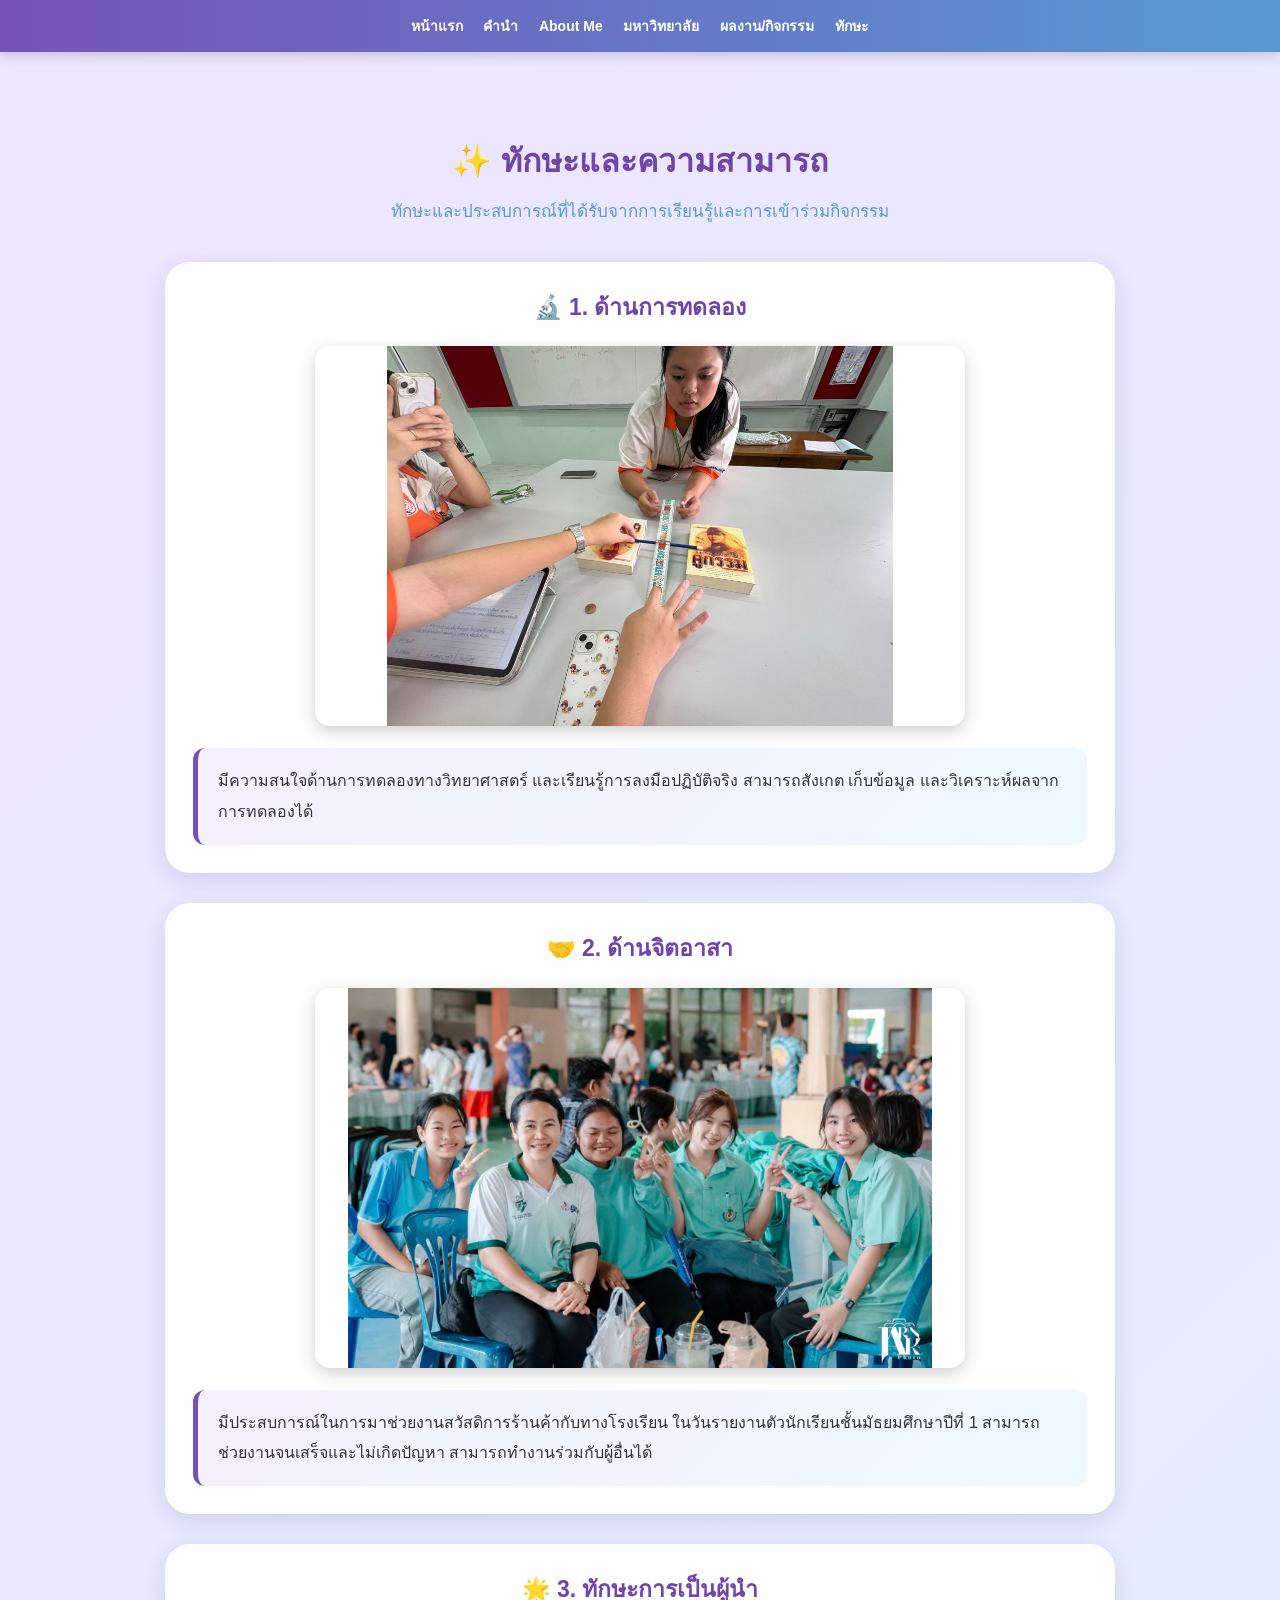
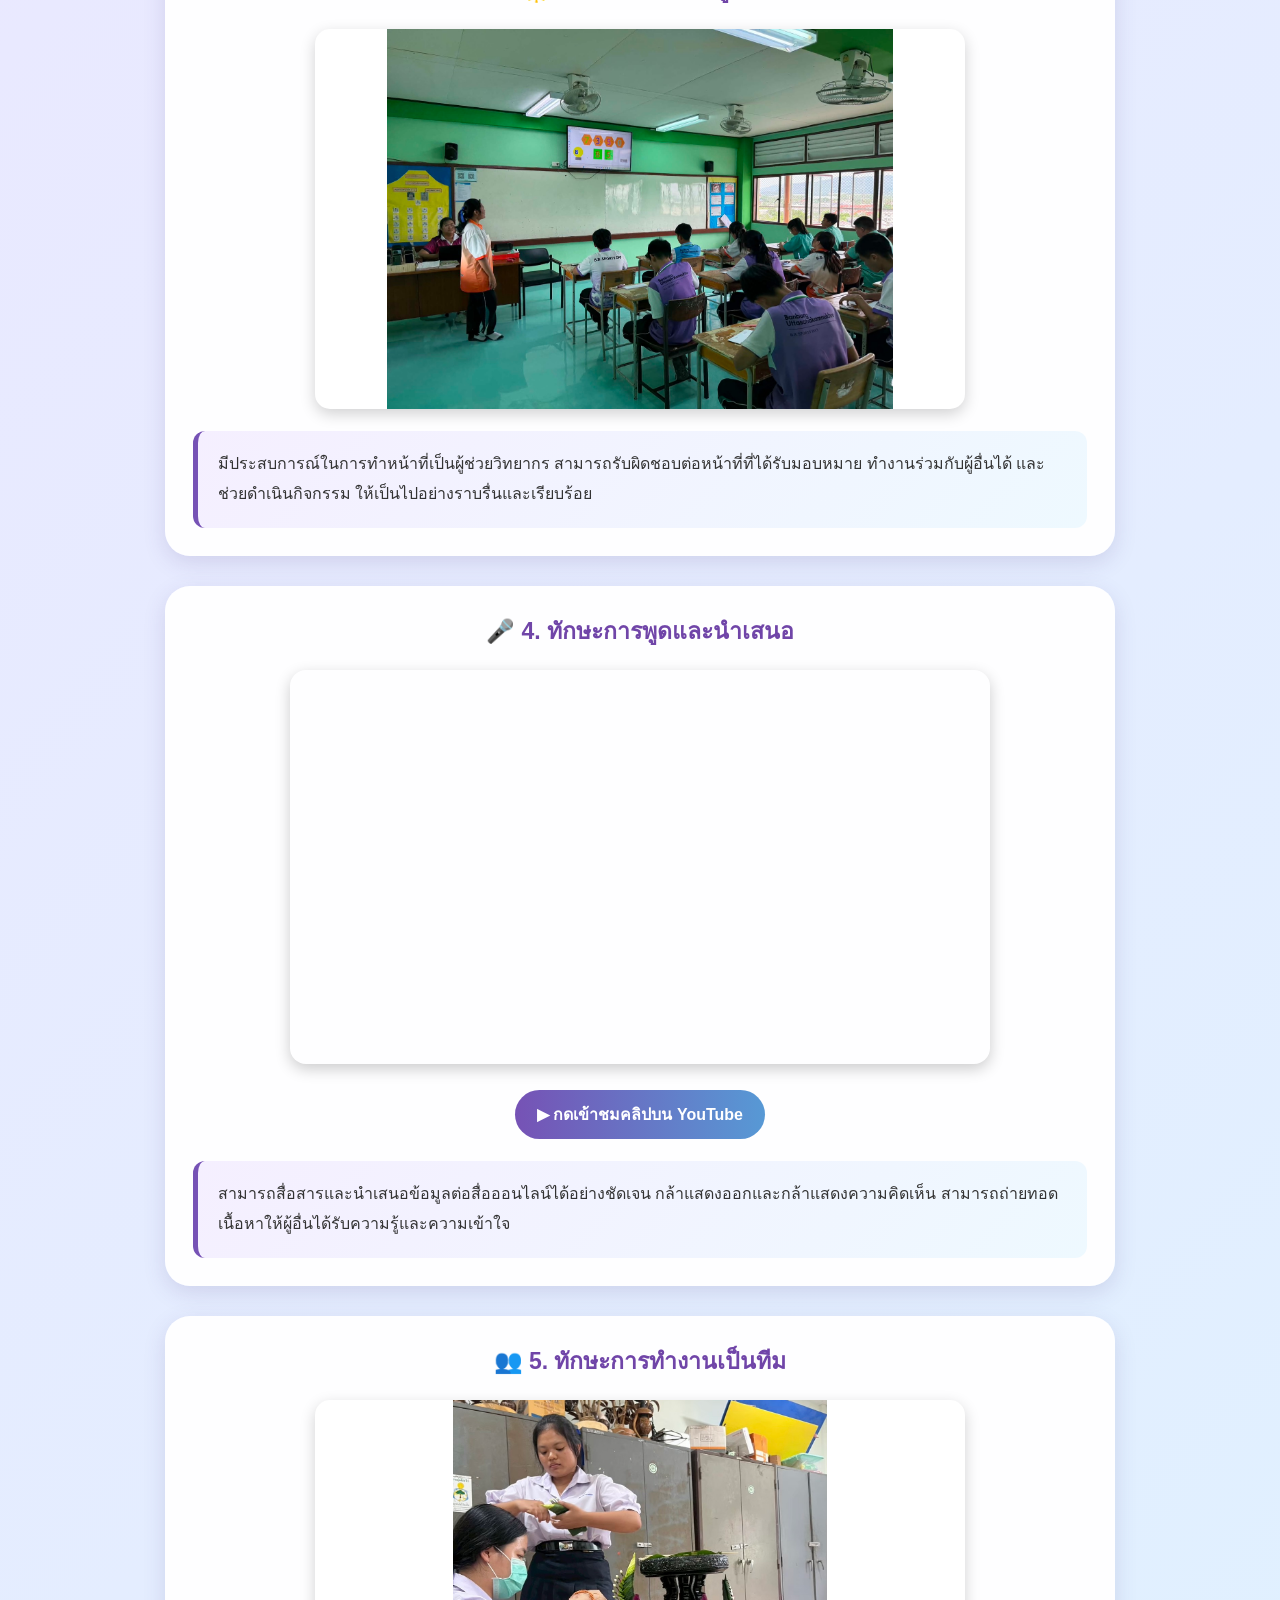
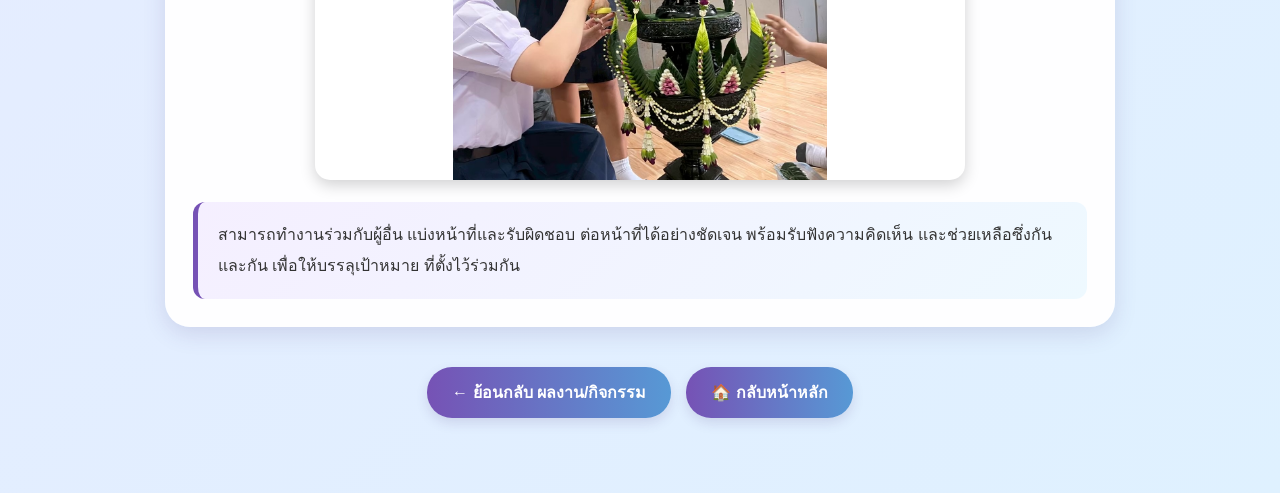
<file: skills.html>
<!DOCTYPE html>
<html lang="th">
<head>
<meta charset="UTF-8">
<meta name="viewport" content="width=device-width, initial-scale=1.0">

<title>ทักษะและความสามารถ | Portfolio</title>

<style>

* {
    box-sizing: border-box;
    margin: 0;
    padding: 0;
}

html {
    scroll-behavior: smooth;
}

body {
    font-family: Tahoma, sans-serif;
    background: linear-gradient(135deg, #eee5ff, #dff1ff);
    min-height: 100vh;
    color: #333;
}

/* ================= แถบเมนูด้านบน ================= */

nav {
    position: fixed;
    top: 0;
    left: 0;

    width: 100%;

    background: linear-gradient(
        90deg,
        #7652b5,
        #5799d5
    );

    padding: 15px 10px;

    text-align: center;

    z-index: 1000;

    box-shadow:
        0 3px 12px rgba(0,0,0,0.18);
}

nav a {
    color: white;

    text-decoration: none;

    margin: 0 8px;

    font-weight: bold;

    font-size: 14px;

    display: inline-block;

    transition: 0.3s;
}

nav a:hover {
    text-decoration: underline;

    transform: translateY(-2px);
}

/* ================= กล่องหลัก ================= */

.container {
    max-width: 1000px;

    margin: 110px auto 50px;

    padding: 25px;
}

/* ================= หัวข้อ ================= */

.main-title {
    text-align: center;

    color: #7045a8;

    font-size: 32px;

    margin-bottom: 12px;
}

.subtitle {
    text-align: center;

    color: #5799d5;

    font-size: 17px;

    margin-bottom: 35px;

    line-height: 1.7;
}

/* ================= การ์ดทักษะ ================= */

.skill-card {
    background: rgba(255,255,255,0.96);

    border-radius: 25px;

    padding: 28px;

    margin-bottom: 30px;

    box-shadow:
        0 7px 22px rgba(80,60,130,0.15);
}

.skill-card h2 {
    text-align: center;

    color: #7045a8;

    margin-bottom: 22px;

    font-size: 23px;

    line-height: 1.5;
}

/* ================= รูปภาพ ================= */

.skill-image {
    width: 75%;

    max-width: 650px;

    height: 380px;

    object-fit: contain;

    display: block;

    margin: 0 auto 22px;

    background: white;

    border-radius: 15px;

    box-shadow:
        0 5px 15px rgba(0,0,0,0.18);
}

/* ================= คำอธิบาย ================= */

.description {
    background: linear-gradient(
        135deg,
        #f5efff,
        #eef9ff
    );

    border-left: 5px solid #7652b5;

    padding: 18px 20px;

    border-radius: 12px;

    line-height: 1.9;

    font-size: 16px;
}

/* ================= YouTube ================= */

.youtube-box {
    width: 85%;

    max-width: 700px;

    margin: 0 auto 22px;
}

.youtube-box iframe {
    width: 100%;

    aspect-ratio: 16 / 9;

    border: none;

    border-radius: 16px;

    box-shadow:
        0 5px 15px rgba(0,0,0,0.2);
}

/* ================= ปุ่ม YouTube ================= */

.youtube-button {
    display: block;

    width: fit-content;

    margin: 15px auto 22px;

    padding: 12px 22px;

    border-radius: 25px;

    background: linear-gradient(
        90deg,
        #7652b5,
        #5799d5
    );

    color: white;

    text-decoration: none;

    font-weight: bold;

    transition: 0.3s;
}

.youtube-button:hover {
    transform: translateY(-3px);

    box-shadow:
        0 5px 12px rgba(80,60,130,0.25);
}

/* ================= ปุ่มด้านล่าง ================= */

.buttons {
    margin-top: 40px;

    display: flex;

    justify-content: center;

    gap: 15px;

    flex-wrap: wrap;
}

.btn {
    display: inline-block;

    padding: 13px 25px;

    border-radius: 25px;

    background: linear-gradient(
        90deg,
        #7652b5,
        #5799d5
    );

    color: white;

    text-decoration: none;

    font-weight: bold;

    transition: 0.3s;

    box-shadow:
        0 5px 12px rgba(80,60,130,0.15);
}

.btn:hover {
    transform: translateY(-3px);

    box-shadow:
        0 7px 15px rgba(80,60,130,0.25);
}

/* ================= มือถือ ================= */

@media (max-width: 700px) {

    nav {
        padding: 12px 5px;
    }

    nav a {
        font-size: 12px;

        margin: 3px;

        padding: 3px 2px;
    }

    .container {
        margin-top: 130px;

        padding: 12px;
    }

    .main-title {
        font-size: 27px;
    }

    .subtitle {
        font-size: 15px;
    }

    .skill-card {
        padding: 18px;
    }

    .skill-card h2 {
        font-size: 20px;
    }

    .skill-image {
        width: 100%;

        height: 300px;
    }

    .youtube-box {
        width: 100%;
    }

    .description {
        font-size: 15px;
    }

    .buttons {
        flex-direction: column;
    }

    .btn {
        text-align: center;

        width: 100%;
    }
}

</style>
</head>

<body>

<!-- ================= แถบเมนู ================= -->

<nav>

    <a href="index.html">
        หน้าแรก
    </a>

    <a href="introduction.html">
        คำนำ
    </a>

    <a href="about.html">
        About Me
    </a>

    <a href="university.html">
        มหาวิทยาลัย
    </a>

    <a href="portfolio.html">
        ผลงาน/กิจกรรม
    </a>

    <a href="skills.html">
        ทักษะ
    </a>

</nav>


<!-- ================= เนื้อหาหลัก ================= -->

<div class="container">

    <h1 class="main-title">
        ✨ ทักษะและความสามารถ
    </h1>

    <p class="subtitle">
        ทักษะและประสบการณ์ที่ได้รับจากการเรียนรู้และการเข้าร่วมกิจกรรม
    </p>


    <!-- ================================================= -->
    <!-- 1. ด้านการทดลอง -->
    <!-- ================================================= -->

    <div class="skill-card">

        <h2>
            🔬 1. ด้านการทดลอง
        </h2>

        <img
            src="62E81353-97CA-4E21-B749-157D2050A3C5.jpeg"
            alt="กิจกรรมการทดลองทางวิทยาศาสตร์"
            class="skill-image"
        >

        <p class="description">
            มีความสนใจด้านการทดลองทางวิทยาศาสตร์
            และเรียนรู้การลงมือปฏิบัติจริง
            สามารถสังเกต เก็บข้อมูล และวิเคราะห์ผลจากการทดลองได้
        </p>

    </div>


    <!-- ================================================= -->
    <!-- 2. ด้านจิตอาสา -->
    <!-- ================================================= -->

    <div class="skill-card">

        <h2>
            🤝 2. ด้านจิตอาสา
        </h2>

        <img
            src="IMG_6612.jpeg"
            alt="กิจกรรมจิตอาสา"
            class="skill-image"
        >

        <p class="description">
            มีประสบการณ์ในการมาช่วยงานสวัสดิการร้านค้ากับทางโรงเรียน
            ในวันรายงานตัวนักเรียนชั้นมัธยมศึกษาปีที่ 1
            สามารถช่วยงานจนเสร็จและไม่เกิดปัญหา
            สามารถทำงานร่วมกับผู้อื่นได้
        </p>

    </div>


    <!-- ================================================= -->
    <!-- 3. ทักษะการเป็นผู้นำ -->
    <!-- ================================================= -->

    <div class="skill-card">

        <h2>
            🌟 3. ทักษะการเป็นผู้นำ
        </h2>

        <img
            src="IMG_6610.jpeg"
            alt="กิจกรรมผู้ช่วยวิทยากร"
            class="skill-image"
        >

        <p class="description">
            มีประสบการณ์ในการทำหน้าที่เป็นผู้ช่วยวิทยากร
            สามารถรับผิดชอบต่อหน้าที่ที่ได้รับมอบหมาย
            ทำงานร่วมกับผู้อื่นได้ และช่วยดำเนินกิจกรรม
            ให้เป็นไปอย่างราบรื่นและเรียบร้อย
        </p>

    </div>


    <!-- ================================================= -->
    <!-- 4. ทักษะการพูดและนำเสนอ -->
    <!-- ================================================= -->

    <div class="skill-card">

        <h2>
            🎤 4. ทักษะการพูดและนำเสนอ
        </h2>

        <div class="youtube-box">

            <iframe
                src="https://www.youtube.com/embed/7oh6j_ihH0M"
                title="วิดีโอการพูดและนำเสนอ"
                allow="accelerometer; autoplay; clipboard-write; encrypted-media; gyroscope; picture-in-picture; web-share"
                allowfullscreen>
            </iframe>

        </div>

        <a
            href="https://youtu.be/7oh6j_ihH0M?si=xyB4h49g-t-s6-GL"
            target="_blank"
            rel="noopener noreferrer"
            class="youtube-button">

            ▶ กดเข้าชมคลิปบน YouTube

        </a>

        <p class="description">
            สามารถสื่อสารและนำเสนอข้อมูลต่อสื่อออนไลน์ได้อย่างชัดเจน
            กล้าแสดงออกและกล้าแสดงความคิดเห็น
            สามารถถ่ายทอดเนื้อหาให้ผู้อื่นได้รับความรู้และความเข้าใจ
        </p>

    </div>


    <!-- ================================================= -->
    <!-- 5. ทักษะการทำงานเป็นทีม -->
    <!-- ================================================= -->

    <div class="skill-card">

        <h2>
            👥 5. ทักษะการทำงานเป็นทีม
        </h2>

        <img
            src="IMG_6622.jpeg"
            alt="กิจกรรมการทำงานเป็นทีม"
            class="skill-image"
        >

        <p class="description">
            สามารถทำงานร่วมกับผู้อื่น แบ่งหน้าที่และรับผิดชอบ
            ต่อหน้าที่ได้อย่างชัดเจน พร้อมรับฟังความคิดเห็น
            และช่วยเหลือซึ่งกันและกัน เพื่อให้บรรลุเป้าหมาย
            ที่ตั้งไว้ร่วมกัน
        </p>

    </div>


    <!-- ================================================= -->
    <!-- ปุ่มด้านล่าง -->
    <!-- ================================================= -->

    <div class="buttons">

        <!-- ย้อนกลับไปหน้าผลงาน -->

        <a
            href="portfolio.html"
            class="btn">

            ← ย้อนกลับ ผลงาน/กิจกรรม

        </a>


        <!-- กลับหน้าหลัก -->

        <a
            href="index.html"
            class="btn">

            🏠 กลับหน้าหลัก

        </a>

    </div>

</div>

</body>
</html>
</file>
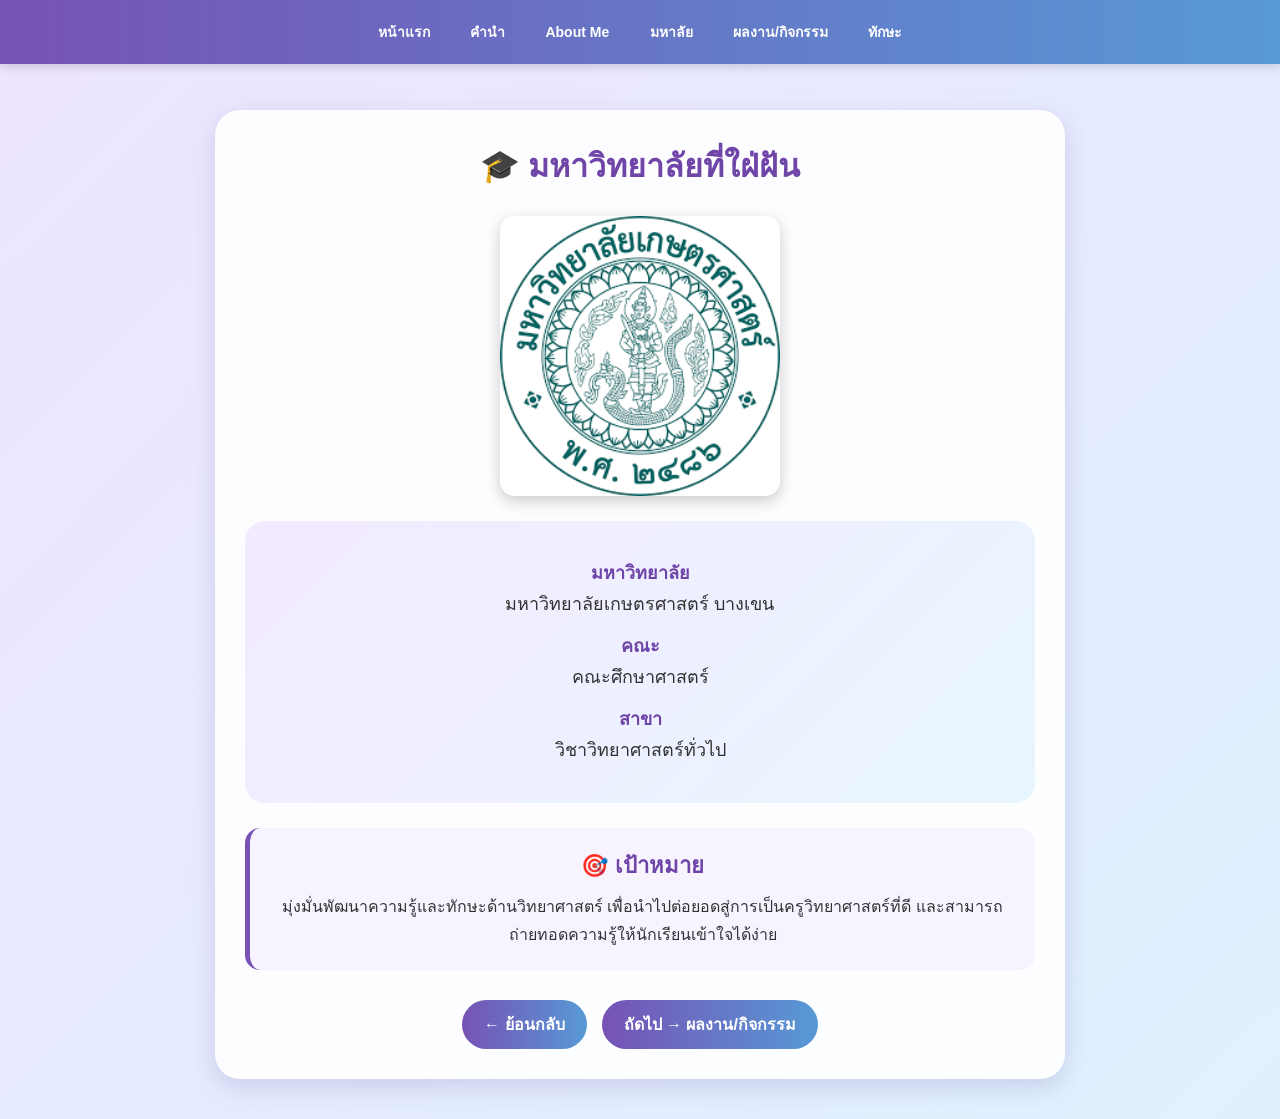
<file: university.html>
<!DOCTYPE html>
<html lang="th">
<head>
<meta charset="UTF-8">
<meta name="viewport" content="width=device-width, initial-scale=1.0">

<title>มหาลัย | สิริลักษณ์ ผาดผ่อง</title>

<style>

* {
    box-sizing: border-box;
    margin: 0;
    padding: 0;
}

html {
    scroll-behavior: smooth;
}

body {
    font-family: Tahoma, sans-serif;

    background: linear-gradient(
        135deg,
        #eee5ff,
        #dff1ff
    );

    min-height: 100vh;

    color: #333;
}


/* =========================
   แถบเมนูด้านบน
========================= */

nav {
    position: fixed;

    top: 0;
    left: 0;

    width: 100%;

    background: linear-gradient(
        90deg,
        #7652b5,
        #5799d5
    );

    padding: 15px 10px;

    text-align: center;

    z-index: 1000;

    box-shadow:
        0 3px 10px rgba(0,0,0,0.15);
}


nav a {
    color: white;

    text-decoration: none;

    margin: 0 8px;

    font-weight: bold;

    font-size: 14px;

    display: inline-block;

    padding: 6px 10px;

    border-radius: 20px;

    transition: 0.3s;
}


nav a:hover {
    background: rgba(255,255,255,0.2);

    transform: translateY(-2px);
}


/* =========================
   กล่องเนื้อหา
========================= */

.container {
    max-width: 850px;

    margin: 110px auto 40px;

    padding: 30px;

    background: rgba(255,255,255,0.92);

    border-radius: 25px;

    box-shadow:
        0 8px 25px rgba(80,60,130,0.18);

    text-align: center;
}


/* =========================
   หัวข้อ
========================= */

h1 {
    color: #7045a8;

    margin-bottom: 25px;

    font-size: 32px;
}


/* =========================
   รูปมหาวิทยาลัย
========================= */

.university-img {
    width: 280px;

    height: 280px;

    object-fit: cover;

    display: block;

    margin: 0 auto 25px;

    border-radius: 15px;

    box-shadow:
        0 5px 15px rgba(0,0,0,0.2);
}


/* =========================
   ข้อมูลมหาวิทยาลัย
========================= */

.info {
    background: linear-gradient(
        135deg,
        #f3eaff,
        #e8f6ff
    );

    padding: 25px;

    border-radius: 20px;

    margin-bottom: 25px;
}


.info p {
    font-size: 18px;

    margin: 12px 0;

    line-height: 1.7;
}


.label {
    color: #7045a8;

    font-weight: bold;
}


/* =========================
   เป้าหมาย
========================= */

.goal {
    margin-top: 20px;

    padding: 20px;

    background: #f8f4ff;

    border-left: 5px solid #7652b5;

    border-radius: 15px;
}


.goal h2 {
    color: #7045a8;

    margin-bottom: 10px;

    font-size: 22px;
}


.goal p {
    line-height: 1.8;

    font-size: 16px;
}


/* =========================
   ปุ่ม
========================= */

.buttons {
    margin-top: 30px;

    display: flex;

    justify-content: center;

    gap: 15px;

    flex-wrap: wrap;
}


.btn {
    display: inline-block;

    padding: 12px 22px;

    border-radius: 25px;

    background: linear-gradient(
        90deg,
        #7652b5,
        #5799d5
    );

    color: white;

    text-decoration: none;

    font-weight: bold;

    transition: 0.3s;
}


.btn:hover {
    transform: translateY(-3px);

    box-shadow:
        0 5px 12px rgba(80,60,130,0.25);
}


/* =========================
   มือถือ
========================= */

@media (max-width: 700px) {

    nav {
        padding: 10px 5px;
    }


    nav a {
        font-size: 12px;

        margin: 2px;

        padding: 6px 8px;
    }


    .container {
        width: 92%;

        margin-top: 125px;

        padding: 25px 18px;
    }


    h1 {
        font-size: 27px;
    }


    .university-img {
        width: 230px;

        height: 230px;
    }


    .info p {
        font-size: 16px;
    }


    .goal p {
        font-size: 15px;
    }


    .buttons {
        flex-direction: column;
    }


    .btn {
        width: 100%;

        text-align: center;
    }

}

</style>
</head>


<body>


<!-- =========================
     แถบเมนูด้านบน
========================= -->

<nav>

    <a href="index.html">
        หน้าแรก
    </a>

    <a href="introduction.html">
        คำนำ
    </a>

    <a href="about.html">
        About Me
    </a>

    <a href="university.html">
        มหาลัย
    </a>

    <a href="portfolio.html">
        ผลงาน/กิจกรรม
    </a>

    <a href="skills.html">
        ทักษะ
    </a>

</nav>


<!-- =========================
     เนื้อหา
========================= -->

<div class="container">


    <h1>
        🎓 มหาวิทยาลัยที่ใฝ่ฝัน
    </h1>


    <!-- รูปมหาวิทยาลัย -->

    <img
        src="IMG_6475.png"
        alt="มหาวิทยาลัยเกษตรศาสตร์ บางเขน"
        class="university-img"
    >


    <!-- ข้อมูล -->

    <div class="info">


        <p>

            <span class="label">
                มหาวิทยาลัย
            </span>

            <br>

            มหาวิทยาลัยเกษตรศาสตร์ บางเขน

        </p>


        <p>

            <span class="label">
                คณะ
            </span>

            <br>

            คณะศึกษาศาสตร์

        </p>


        <p>

            <span class="label">
                สาขา
            </span>

            <br>

            วิชาวิทยาศาสตร์ทั่วไป

        </p>


    </div>


    <!-- =========================
         เป้าหมาย
    ========================= -->

    <div class="goal">


        <h2>
            🎯 เป้าหมาย
        </h2>


        <p>

            มุ่งมั่นพัฒนาความรู้และทักษะด้านวิทยาศาสตร์
            เพื่อนำไปต่อยอดสู่การเป็นครูวิทยาศาสตร์ที่ดี
            และสามารถถ่ายทอดความรู้ให้นักเรียนเข้าใจได้ง่าย

        </p>


    </div>


    <!-- =========================
         ปุ่ม
    ========================= -->

    <div class="buttons">


        <a
            href="about.html"
            class="btn"
        >
            ← ย้อนกลับ
        </a>


        <a
            href="portfolio.html"
            class="btn"
        >
            ถัดไป → ผลงาน/กิจกรรม
        </a>


    </div>


</div>


</body>
</html>
</file>
